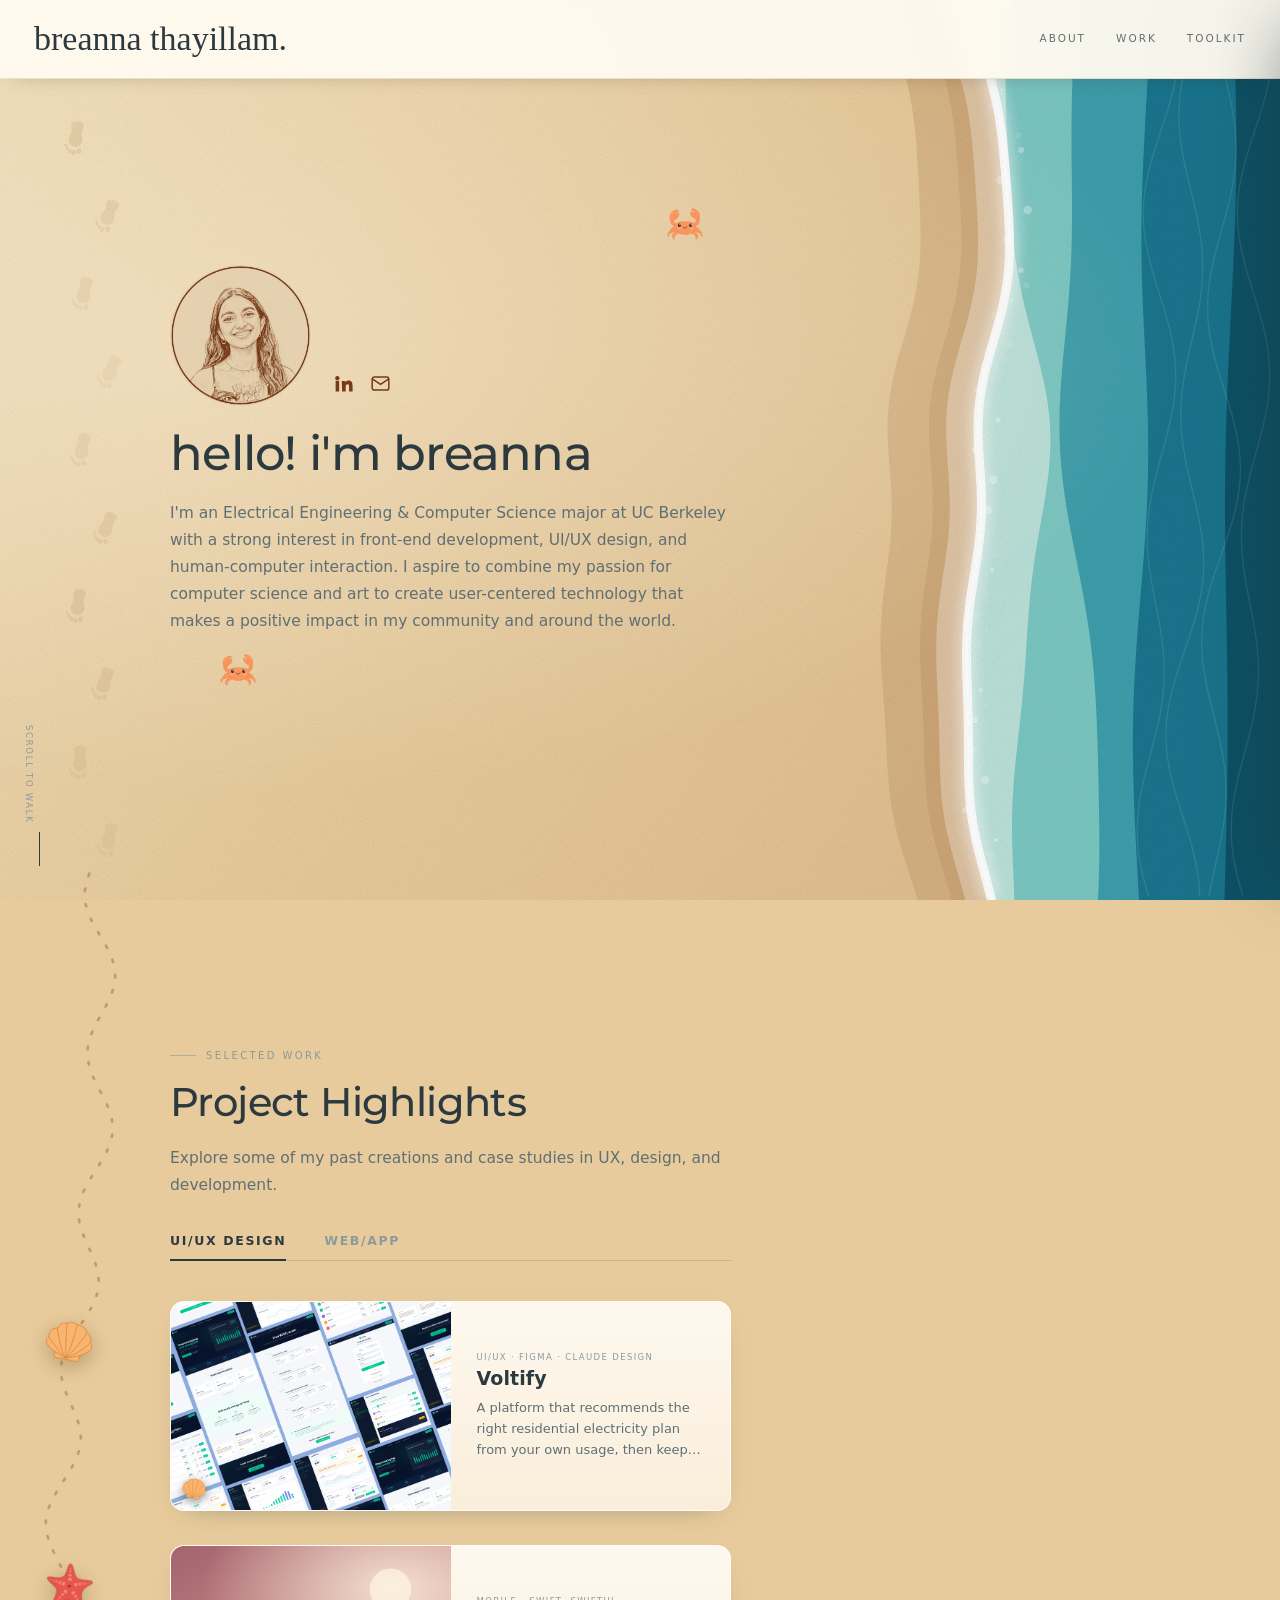
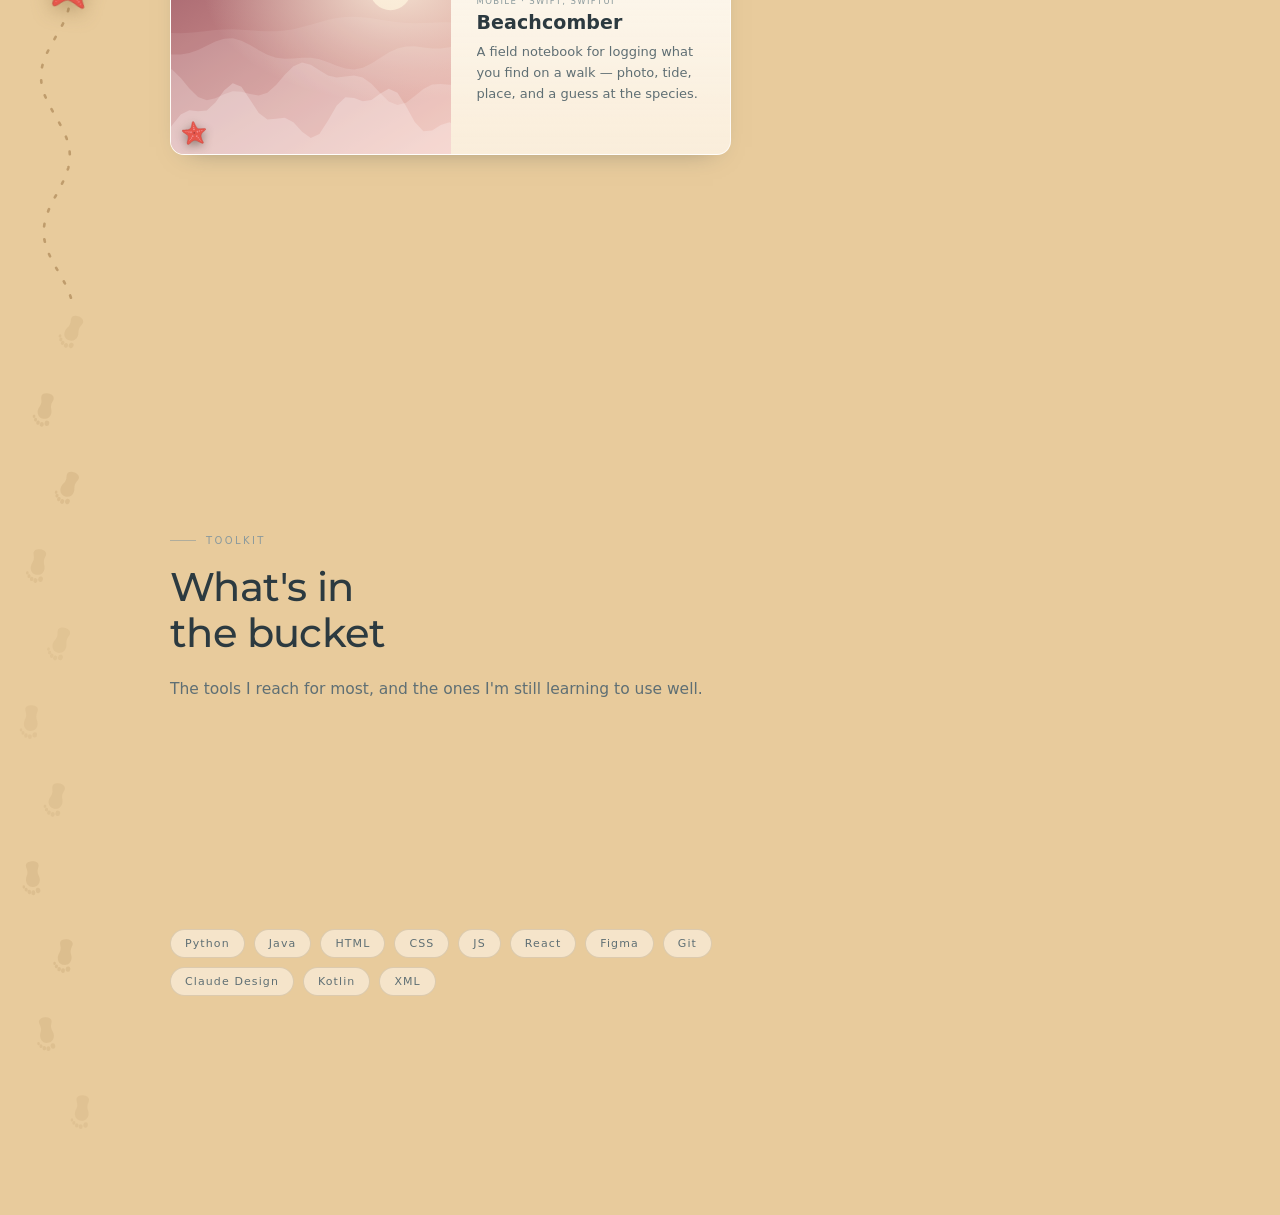
<file: index.html>
<!doctype html>
<html lang="en">
<head>
<meta charset="utf-8">
<meta name="viewport" content="width=device-width, initial-scale=1">
<title>Breanna Thayillam CS + Design Portfolio</title>
<meta name="description" content="EECS at UC Berkeley — front-end development, UI/UX design, and human-computer interaction.">

<!-- ---------- link preview (Slack, iMessage, LinkedIn, Discord, X) ----------
     og:image must be an ABSOLUTE url — scrapers don't resolve relative paths.
     If the site's address ever changes, update the two absolute urls below. -->
<meta property="og:type" content="website">
<meta property="og:site_name" content="Breanna Thayillam">
<meta property="og:url" content="https://breannat12.github.io/github.io/">
<meta property="og:title" content="Breanna Thayillam — CS + Design Portfolio">
<meta property="og:description" content="EECS at UC Berkeley — front-end development, UI/UX design, and human-computer interaction.">
<meta property="og:image" content="https://breannat12.github.io/github.io/pictures/portfolioThumbnail.png">
<meta property="og:image:width" content="1200">
<meta property="og:image:height" content="630">
<meta property="og:image:alt" content="Footprints along a sandy shoreline meeting the sea, with the name Breanna Thayillam">

<meta name="twitter:card" content="summary_large_image">
<meta name="twitter:title" content="Breanna Thayillam — CS + Design Portfolio">
<meta name="twitter:description" content="EECS at UC Berkeley — front-end development, UI/UX design, and human-computer interaction.">
<meta name="twitter:image" content="https://breannat12.github.io/github.io/pictures/portfolioThumbnail.png">

<link rel="preconnect" href="https://fonts.googleapis.com">
<link rel="preconnect" href="https://fonts.gstatic.com" crossorigin>
<link href="https://fonts.googleapis.com/css2?family=Montserrat:wght@300;400;500;600&display=swap" rel="stylesheet">
<style>
/* ============================================================
   SHORELINE — an interactive portfolio
   Sand on the left, sea on the right, the tide line running
   vertically down the screen. Scroll to walk the beach.
   ============================================================ */

:root{
  --shore: 52%;               /* horizontal position of the tide line */
  --trail: 170px;             /* footprint / shell gutter */
  --dry: 74vw;                /* rightmost x still on dry sand — JS measures it */
  /* ---- COLUMN WIDTH — every block of text on the page runs to exactly this,
     the same measure as the rule under the Work tabs. One number, one edge. */
  --col: min(620px, var(--dry) - var(--trail));

  --ink:        #2c3a40;
  --ink-soft:   #5f6f74;
  --ink-faint:  #8b9a9d;
  --sand-warm:  #e8cb9c;
  --shell:      #fdf6e9;
  --foam:       #ffffff;
  --deep:       #0e5468;

  /* --script is the display face for every heading; --logo is the handwriting,
     now kept for the wordmark in the header and nothing else */
  --script: 'Montserrat',var(--sans);
  --logo: 'Snell Roundhand','Brush Script MT','Segoe Script','Bradley Hand',cursive;
  --sans: 'Avenir Next','Avenir','Helvetica Neue',system-ui,-apple-system,sans-serif;

  --ease: cubic-bezier(.22,.8,.28,1);
}

*{box-sizing:border-box;margin:0;padding:0}
html{scroll-behavior:smooth}
body{
  font-family:var(--sans);
  color:var(--ink);
  background:#e8cb9c;
  overflow-x:hidden;
  cursor:default;
  -webkit-font-smoothing:antialiased;
}

/* ---------- fixed beach ---------- */
#sea{position:fixed;inset:0;width:100%;height:100%;z-index:0;display:block}

#grain{
  position:fixed;inset:0;z-index:1;pointer-events:none;
  opacity:.5;mix-blend-mode:multiply;
  background-image:url("data:image/svg+xml,%3Csvg xmlns='http://www.w3.org/2000/svg' width='220' height='220'%3E%3Cfilter id='n'%3E%3CfeTurbulence type='fractalNoise' baseFrequency='0.85' numOctaves='4' stitchTiles='stitch'/%3E%3CfeColorMatrix type='saturate' values='0'/%3E%3C/filter%3E%3Crect width='220' height='220' filter='url(%23n)' opacity='.42'/%3E%3C/svg%3E");
}

/* vignette so text always sits on calm sand */
#vign{
  position:fixed;inset:0;z-index:1;pointer-events:none;
  background:radial-gradient(120% 80% at 18% 40%, rgba(255,246,228,.34), rgba(255,246,228,0) 62%);
}

/* ---------- footprints trailing the cursor ---------- */
#prints{position:fixed;inset:0;z-index:2;pointer-events:none;overflow:hidden}
.print{
  position:absolute;width:26px;height:40px;margin:-20px 0 0 -13px;
  opacity:0;transform-origin:50% 50%;
  animation:press .5s var(--ease) forwards, lift 7s linear forwards;
}
.print svg{width:100%;height:100%;display:block}
@keyframes press{ from{opacity:0;transform:var(--t) scale(.72)} to{opacity:.42;transform:var(--t) scale(1)} }
@keyframes lift{ 0%,42%{filter:none} 100%{opacity:0} }
/* a print the swash reaches dissolves instead of fading */
.print.wash{animation:washaway .9s var(--ease) forwards}
@keyframes washaway{
  from{opacity:.42;transform:var(--t) scale(1);filter:blur(0)}
  to{opacity:0;transform:var(--t) scale(1.3);filter:blur(2px)}
}

/* ---------- header ---------- */
/* a solid off-white bar, so the beach scrolls under it rather than through it */
header{
  position:fixed;top:0;left:0;right:0;z-index:22;
  display:flex;align-items:center;justify-content:space-between;
  padding:22px 34px;
  background:rgba(255,250,240,.96);
  backdrop-filter:blur(10px);-webkit-backdrop-filter:blur(10px);
  border-bottom:1px solid rgba(120,95,60,.16);
  box-shadow:0 6px 20px -14px rgba(60,45,25,.5);
}
.logo{font-family:var(--logo);font-size:34px;line-height:1;color:var(--ink);text-decoration:none}
.topnav{display:flex;gap:30px}
.topnav a{
  font-size:10.5px;letter-spacing:.19em;text-transform:uppercase;
  color:var(--ink);text-decoration:none;opacity:.72;position:relative;padding-bottom:3px;
}
.topnav a::after{content:"";position:absolute;left:0;right:100%;bottom:0;height:1px;background:currentColor;transition:right .4s var(--ease)}
.topnav a:hover{opacity:1}
.topnav a:hover::after{right:0}

/* ---------- layout ---------- */
main{position:relative;z-index:10}
#trail{position:absolute;inset:0;pointer-events:none;z-index:-1}
#trail .step{position:absolute;width:24px;height:37px;opacity:.3;margin:-18px 0 0 -12px}
#trail .step svg{width:100%;height:100%;display:block}

section{
  min-height:100vh;
  display:grid;
  grid-template-columns:var(--trail) minmax(0,1fr);
  align-items:center;
  padding:120px 0;
}
/* nothing reaches past the dry sand */
.body{max-width:var(--col)}

.eyebrow{
  font-size:10px;letter-spacing:.24em;text-transform:uppercase;color:var(--ink-faint);
  display:flex;align-items:center;gap:10px;margin-bottom:18px;
}
.eyebrow::before{content:"";width:26px;height:1px;background:currentColor;opacity:.6}
/* Montserrat is far wider than the script it replaced, so the display sizes
   come down and the tracking tightens to keep the old rhythm */
h1{font-family:var(--script);font-weight:500;font-size:clamp(34px,4.4vw,54px);line-height:1.08;letter-spacing:-.015em}

/* hero: portrait on top, name beneath it, social links tucked in
   beside the portrait and sitting on its baseline */
.hero-top{display:flex;align-items:flex-end;gap:22px}
.pfp{
  flex:none;width:clamp(96px,11vw,150px);height:clamp(96px,11vw,150px);
  border-radius:50%;object-fit:cover;display:block;
}
.hero-name{margin-top:22px;font-size:clamp(32px,3.9vw,48px)}

/* ---- CRABS — one above the intro, one below ----
   Each sits in a strip the width of the text column and walks it left to right
   as you scroll past; the transform itself is written by walkCrabs(). */
.crabline{position:relative;height:44px;margin:16px 0;pointer-events:none;overflow:hidden}
.crab{position:absolute;left:0;top:0;width:38px;height:38px;display:block;z-index:1;
  opacity:.92}
.crab svg{width:100%;height:100%;display:block}
/* the scuffs it leaves in the sand behind it */
.crabtrack{
  position:absolute;width:6px;height:4px;border-radius:50%;
  background:rgba(150,112,66,.5);
  animation:crabfade 2.5s linear forwards;
}
@keyframes crabfade{from{opacity:.55;transform:scale(1)} to{opacity:0;transform:scale(.7)}}

/* ---- SOCIAL ICONS — size, spacing and drop live here ---- */
.social{display:flex;align-items:center;gap:16px;padding-bottom:12px}
.social a{
  display:block;width:21px;height:21px;color: #763a19;
  transition:color .35s var(--ease),transform .35s var(--ease);
}
.social a:hover{color: #763a19;transform:translateY(-3px)}
.social svg{width:100%;height:100%;display:block;fill:currentColor}
/* the envelope is drawn with lines, not a solid shape */
.social svg.stroke{fill:none;stroke:currentColor;stroke-width:1.7;stroke-linecap:round;stroke-linejoin:round}

h2{font-family:var(--script);font-weight:500;font-size:clamp(28px,3.2vw,40px);line-height:1.15;letter-spacing:-.015em}
/* no cap of its own — every lede runs the full --col measure */
.lede{margin-top:20px;font-size:15.5px;line-height:1.75;color:var(--ink-soft)}

.cta{
  display:inline-flex;align-items:center;gap:12px;margin-top:30px;
  font-size:10.5px;letter-spacing:.2em;text-transform:uppercase;
  color:var(--ink);text-decoration:none;background:none;border:0;font-family:inherit;cursor:pointer;
}
.cta .arrow{display:block;width:30px;height:1px;background:currentColor;position:relative;transition:width .4s var(--ease)}
.cta .arrow::after{content:"";position:absolute;right:0;top:-3px;width:7px;height:7px;border-top:1px solid currentColor;border-right:1px solid currentColor;transform:rotate(45deg)}
.cta:hover .arrow{width:48px}

/* reveal */
.rev{opacity:0;transform:translateY(22px);transition:opacity .9s var(--ease),transform .9s var(--ease)}
.rev.in{opacity:1;transform:none}
.rev:nth-child(2){transition-delay:.06s}
.rev:nth-child(3){transition-delay:.12s}
.rev:nth-child(4){transition-delay:.18s}

/* ---------- work: a beachcomb down the shoreline ---------- */
/* The cards line up with every other section's text and stop at the dry sand.
   The shells don't live here at all — they are placed out on the footprint
   line by JS, so the marker column is a zero-width anchor. */
#work{display:block;padding:150px 0 160px var(--trail)}

.work-head{width:var(--col);margin:0 0 34px}
.beachcomb{position:relative;width:var(--col)}

/* ---- CATEGORY TABS — one row, the active one underlined ---- */
.tabs{
  display:flex;gap:38px;margin:0 0 40px;
  width:var(--col);
  border-bottom:1px solid rgba(120,95,60,.22);
}
.tab{
  position:relative;padding:0 0 12px;
  background:none;border:0;cursor:pointer;font-family:inherit;
  font-size:12.5px;font-weight:600;letter-spacing:.13em;text-transform:uppercase;
  color:var(--ink-faint);transition:color .4s var(--ease);
}
.tab:hover{color:var(--ink-soft)}
.tab.on{color:var(--ink)}
/* the underline grows in from the left rather than snapping */
.tab::after{
  content:"";position:absolute;left:0;right:100%;bottom:-1px;height:2px;
  background:var(--ink);transition:right .45s var(--ease);
}
.tab.on::after{right:0}
.tab:focus-visible{outline:2px solid var(--ink);outline-offset:5px}

/* cards fade in one after another when you switch tabs */
@keyframes swapin{from{opacity:0;transform:translateY(14px)} to{opacity:1;transform:none}}
.find.swap{animation:swapin .5s var(--ease) both}

/* one row per project: the card, with its shell anchored out to the left */
.find{
  display:grid;grid-template-columns:0 minmax(0,1fr);
  gap:0;align-items:start;margin-bottom:34px;
}
.find:last-child{margin-bottom:0}
/* a row fades in but never slides — the trail is drawn from measured shell
   positions, and a translate would leave the path pointing at where they were */
.find.rev{transform:none}
.marker{position:relative;min-height:90px}

.shellbtn{
  position:absolute;top:18px;width:46px;height:46px;
  background:none;border:0;padding:0;cursor:pointer;
  transition:transform .5s var(--ease),filter .5s var(--ease);
}
.shellbtn svg{width:100%;height:100%;display:block;filter:drop-shadow(0 6px 10px rgba(120,90,50,.42))}
.shellbtn:focus-visible{outline:2px solid var(--ink);outline-offset:6px;border-radius:50%}

/* The string the shells are threaded on: one continuous wave, carrying on from
   where the footprints leave off. Two copies of the same path — hovering a find
   reveals the darker one through a clip window, so a stretch of the line changes
   colour and nothing else. The geometry never moves under the cursor. */
#combtrail{position:absolute;inset:0;width:100%;height:100%;pointer-events:none;overflow:visible;z-index:-1}
#combtrail path{
  fill:none;stroke-width:2.6;
  stroke-linecap:round;stroke-linejoin:round;stroke-dasharray:2.5 13;
}
#combtrail .strand{stroke:rgba(150,110,60,.5)}
#combtrail .lit{stroke:rgba(105,71,30,.92);opacity:0;transition:opacity .45s var(--ease)}
#combtrail.on .lit{opacity:1}
#combcliprect{transition:y .5s var(--ease),height .5s var(--ease)}

/* ---------- project card ---------- */
/* the card runs the full width of the comb — the same measure as the rule
   under the tabs — with the artwork holding the left half */
/* ---- CARD HEIGHT — every card sits at --rest until hovered, then grows to
   --open, which JS measures from that card's own content ---- */
.pcard{
  --rest:210px;
  display:flex;flex-direction:row;width:100%;
  height:var(--rest);
  border-radius:14px;overflow:hidden;cursor:pointer;
  /* the card is an <a> when the project has a page of its own */
  color:inherit;text-decoration:none;-webkit-tap-highlight-color:transparent;
  background:linear-gradient(180deg, rgba(255,253,248,.9), rgba(255,247,236,.78));
  border:1px solid rgba(255,255,255,.7);
  box-shadow:0 10px 26px -18px rgba(40,60,65,.55);
  transition:height .55s var(--ease),box-shadow .5s var(--ease),transform .5s var(--ease),border-color .5s var(--ease);
}
.pcard:hover,.pcard:focus-visible{
  transform:translateY(-6px);
  border-color:rgba(255,255,255,.95);
  box-shadow:0 28px 54px -26px rgba(28,54,60,.7);
  outline:none;
}
.pcard:focus-visible{box-shadow:0 0 0 2px var(--ink),0 28px 54px -26px rgba(28,54,60,.7)}

/* ---- CARD SPLIT — 50% art / 50% text; change the flex-basis to reweight ---- */
.thumb{position:relative;flex:0 0 50%;align-self:stretch;min-height:196px;overflow:hidden}
.thumb svg{width:100%;height:100%;display:block}
/* a real title image: cover by default, or matted on a plate when it's a logo */
.thumbimg{width:100%;height:100%;display:block;object-fit:cover}
.thumb.plate{background:var(--plate,#eef2fb)}
.thumbimg.fit{object-fit:contain;padding:26px}
.thumb .badge{
  position:absolute;left:11px;bottom:9px;width:24px;height:24px;
  filter:drop-shadow(0 3px 5px rgba(40,30,15,.45));
  transition:transform .5s var(--ease);
}

.cbody{flex:1 1 50%;min-width:0;padding:22px 26px;display:flex;flex-direction:column;justify-content:center}
.cbody .meta{font-size:8.5px;letter-spacing:.16em;text-transform:uppercase;color:var(--ink-faint)}
.cbody h3{margin-top:5px;font-size:19px;font-weight:600;letter-spacing:.005em}
/* clamped at rest so every card reads the same, opened up on hover */
.cbody .short{
  margin-top:8px;font-size:13px;line-height:1.65;color:var(--ink-soft);
  display:-webkit-box;-webkit-box-orient:vertical;-webkit-line-clamp:3;line-clamp:3;overflow:hidden;
}

/* the hackathon a project was built for, if it was — sat in the bottom right
   corner of the card, out of the way of the blurb above it */
.cbody .award{
  margin-top:auto;padding-top:12px;text-align:right;
  font-size:9px;letter-spacing:.14em;text-transform:uppercase;color:#8a4a20;
}

/* the detail drawer inside each card — 0fr → 1fr animates height with no magic numbers */
.more{display:grid;grid-template-rows:0fr;opacity:0;
  transition:grid-template-rows .55s var(--ease),opacity .4s var(--ease),margin-top .55s var(--ease)}
.more > div{overflow:hidden}
.more ul{list-style:none}
.more li{position:relative;padding-left:14px;font-size:11.5px;line-height:1.5;color:var(--ink-soft);margin-bottom:5px}
.more li::before{content:"";position:absolute;left:0;top:6px;width:4px;height:4px;border-radius:50%;background:rgba(60,140,150,.55)}
.more .open{margin-top:10px;font-size:8.5px;letter-spacing:.16em;text-transform:uppercase;color:var(--ink);display:flex;align-items:center;gap:8px}
.more .open span{width:22px;height:1px;background:currentColor;position:relative}
.more .open span::after{content:"";position:absolute;right:0;top:-3px;width:6px;height:6px;border-top:1px solid currentColor;border-right:1px solid currentColor;transform:rotate(45deg)}
/* a project that opens in the drawer says so with a chevron, not a drawn arrow */
.more .open i{font-style:normal;font-size:13px;line-height:1;letter-spacing:0}

/* ---------- shell and card, hovered as one ---------- */
/* Either half of a find wakes the other: the shell is inside .find, so one
   :has() covers hovering the card, hovering the shell, and tabbing to either. */
.find:has(.pcard:hover) .more,
.find:has(.shellbtn:hover) .more,
.find:has(:focus-visible) .more{grid-template-rows:1fr;opacity:1;margin-top:14px}

/* the card itself grows from the shared rest height to its own full height */
.find:has(.pcard:hover) .pcard,
.find:has(.shellbtn:hover) .pcard,
.find:has(:focus-visible) .pcard{height:var(--open,auto)}
/* and the blurb stops being clamped once there's room for all of it */
.find:has(.pcard:hover) .short,
.find:has(.shellbtn:hover) .short,
.find:has(:focus-visible) .short{-webkit-line-clamp:40;line-clamp:40}

/* measured off-screen state: everything open, nothing animating */
/* !important because the :has() hover rules out-specify a plain class */
.pcard.measure{height:auto!important;max-height:none!important;transition:none!important}
.pcard.measure .more{grid-template-rows:1fr;opacity:1;margin-top:14px}
.pcard.measure .short{-webkit-line-clamp:40;line-clamp:40}

.find:has(.pcard:hover) .shellbtn,
.find:has(.shellbtn:hover) .shellbtn,
.find:has(:focus-visible) .shellbtn{transform:rotate(-10deg) scale(1.15)}

.find:has(.shellbtn:hover) .pcard{
  transform:translateY(-6px);
  border-color:rgba(255,255,255,.95);
  box-shadow:0 28px 54px -26px rgba(28,54,60,.7);
}
.find:has(.pcard:hover) .badge,
.find:has(.shellbtn:hover) .badge{transform:rotate(-12deg) scale(1.12)}

/* ---------- toolkit ---------- */
.tide{grid-column:2;display:flex;flex-wrap:wrap;gap:9px;margin-top:26px;max-width:var(--col)}
.tide span{
  font-size:11px;letter-spacing:.1em;padding:7px 14px;border-radius:100px;
  background:rgba(255,250,240,.55);border:1px solid rgba(120,95,60,.2);color:var(--ink-soft);
  transition:transform .4s var(--ease),background .4s var(--ease),color .4s var(--ease);
}
.tide span:hover{transform:translateY(-3px);background:rgba(255,252,246,.9);color:var(--ink)}

/* ---------- contact ---------- */
.bottle{
  display:inline-flex;align-items:center;gap:14px;margin-top:28px;
  padding:15px 24px;border-radius:100px;text-decoration:none;
  background:var(--ink);color:#fff;font-size:11px;letter-spacing:.19em;text-transform:uppercase;
  transition:transform .45s var(--ease),box-shadow .45s var(--ease);
  box-shadow:0 10px 26px -14px rgba(20,40,45,.9);
}
.bottle:hover{transform:translateY(-3px);box-shadow:0 18px 34px -16px rgba(20,40,45,.95)}
.links{display:flex;gap:26px;margin-top:34px}
.links a{font-size:10.5px;letter-spacing:.18em;text-transform:uppercase;color:var(--ink-soft);text-decoration:none;transition:color .3s}
.links a:hover{color:var(--ink)}

/* ---------- scroll hint ---------- */
.hint{
  position:fixed;left:24px;bottom:34px;z-index:20;
  text-align:center;transition:opacity .6s;
}
.hint .txt{font-size:8.5px;letter-spacing:.2em;text-transform:uppercase;color:var(--ink-faint);writing-mode:vertical-rl;margin-bottom:8px}
.hint .bar{width:1px;height:34px;background:rgba(90,110,115,.35);margin:0 auto;overflow:hidden;position:relative}
.hint .bar::after{content:"";position:absolute;inset:0;background:var(--ink);animation:drip 2.4s var(--ease) infinite}
@keyframes drip{0%{transform:translateY(-100%)}60%,100%{transform:translateY(100%)}}
.hint.gone{opacity:0;pointer-events:none}

/* ---------- project drawer ---------- */
#scrim{
  position:fixed;inset:0;z-index:40;background:rgba(22,44,50,.42);backdrop-filter:blur(3px);
  opacity:0;pointer-events:none;transition:opacity .5s var(--ease);
}
#scrim.open{opacity:1;pointer-events:auto}
#drawer{
  position:fixed;top:0;right:0;bottom:0;width:min(520px,92vw);z-index:41;
  background:linear-gradient(180deg,#fffaf0,#f7ecd8);
  box-shadow:-30px 0 70px -30px rgba(30,50,55,.6);
  transform:translateX(102%);transition:transform .62s var(--ease);
  padding:80px 52px;overflow-y:auto;
}
#drawer.open{transform:none}
#drawer .eyebrow{margin-bottom:14px}
#drawer .eyebrow::before{display:none}   /* no leading dash in front of the tags */
#drawer h2{margin-bottom:18px}
/* the hackathon it was built for, directly under the title */
#drawer .award{
  margin:-10px 0 18px;font-size:10.5px;letter-spacing:.16em;text-transform:uppercase;
  color:#8a4a20;line-height:1.5;
}
#drawer p{font-size:15px;line-height:1.8;color:var(--ink-soft);margin-bottom:18px}
#drawer ul{list-style:none;margin:22px 0}
#drawer li{font-size:14px;line-height:1.7;color:var(--ink-soft);padding-left:20px;position:relative;margin-bottom:9px}
#drawer li::before{content:"";position:absolute;left:0;top:9px;width:7px;height:7px;border-radius:50%;background:rgba(60,140,150,.5)}
/* ---- DRAWER CAROUSEL — one screen in focus at a time ---- */
.gal{margin:26px 0 4px}
/* The frame takes its height from the screens themselves — nothing is cropped
   or stretched; a tall phone screen just stays tall. --shot caps how big any
   one image may get. */
.gal{--shot:min(58vh,520px)}
.gal .stage{
  position:relative;overflow:hidden;border-radius:14px;min-height:200px;
  background:linear-gradient(180deg,rgba(255,255,255,.7),rgba(247,236,216,.6));
  border:1px solid rgba(120,95,60,.18);
}
.gal .track{display:flex;align-items:center;transition:transform .55s var(--ease)}
.gal .slide{flex:0 0 100%;display:grid;place-items:center;padding:16px}
.gal .slide img{
  width:auto;height:auto;                 /* natural size… */
  max-width:100%;max-height:var(--shot);  /* …only scaled down if it won't fit */
  border-radius:6px;box-shadow:0 12px 30px -18px rgba(30,50,55,.7);
}

.gal .gnav{
  position:absolute;top:50%;transform:translateY(-50%);
  width:36px;height:36px;border-radius:50%;display:grid;place-items:center;
  border:1px solid rgba(120,95,60,.28);background:rgba(255,252,246,.92);
  color:var(--ink);cursor:pointer;transition:background .3s var(--ease),transform .3s var(--ease);
}
.gal .gnav:hover{background:#fff;transform:translateY(-50%) scale(1.08)}
.gal .prev{left:10px}
.gal .next{right:10px}
.gal .gnav svg{width:14px;height:14px;stroke:currentColor;stroke-width:1.8;fill:none;stroke-linecap:round;stroke-linejoin:round}

.gal .dots{display:flex;justify-content:center;gap:9px;margin-top:14px}
.gal .dot{
  width:7px;height:7px;padding:0;border-radius:50%;cursor:pointer;
  border:0;background:rgba(60,140,150,.32);transition:background .3s var(--ease),transform .3s var(--ease);
}
.gal .dot.on{background:var(--ink);transform:scale(1.25)}
/* #drawer p is an id rule, so the counter has to out-specify it */
#drawer .gal .count{margin:10px 0 0;text-align:center;font-size:9.5px;line-height:1;letter-spacing:.18em;text-transform:uppercase;color:var(--ink-faint)}

#close{
  position:absolute;top:26px;right:30px;width:40px;height:40px;border-radius:50%;
  border:1px solid rgba(120,95,60,.28);background:rgba(255,255,255,.5);cursor:pointer;
  display:grid;place-items:center;color:var(--ink);transition:transform .4s var(--ease),background .4s}
#close:hover{transform:rotate(90deg);background:#fff}
#close svg{width:15px;height:15px;stroke:currentColor;stroke-width:1.5;fill:none;stroke-linecap:round}

/* ---------- responsive ---------- */
@media (max-width:1080px){
  :root{--trail:160px}
  #work{padding:130px 0 140px var(--trail)}
  .shellbtn{width:40px;height:40px}
}
@media (max-width:820px){
  :root{--trail:0px}
  header{padding:20px 22px}
  .topnav{display:none}
  .hint{left:20px}
  section{grid-template-columns:1fr;padding:110px 22px 90px;align-content:center}
  .work-head,.tide{grid-column:1}
  .work-head,.beachcomb,.tabs,.body,.tide{width:auto;max-width:none}
  .tabs{gap:26px;font-size:11.5px}
  #work{padding:110px 16px 90px}
  /* no room for a gutter: the shell survives as the badge on the card */
  .find{grid-template-columns:1fr;margin-bottom:34px}
  .marker,#combtrail{display:none}
  /* too narrow to sit side by side — the art goes back on top, and with no
     hover to open a card the height and the blurb are left alone */
  .pcard,
  .find:has(.pcard:hover) .pcard,
  .find:has(.shellbtn:hover) .pcard,
  .find:has(:focus-visible) .pcard{flex-direction:column;height:auto}
  .cbody .short{display:block;-webkit-line-clamp:none;line-clamp:none}
  .thumb{height:170px;flex:0 0 170px;min-height:0}
  .hero-top{gap:16px}
  .pfp{width:84px;height:84px}
  #trail{display:none}
  #drawer{padding:74px 30px}
}

@media (prefers-reduced-motion:reduce){
  html{scroll-behavior:auto}
  .rev{opacity:1;transform:none;transition:none}
  .more,.pcard,.shellbtn,#combtrail path,#combcliprect{transition:none}
  .find.swap{animation:none}
  .hint .bar::after{animation:none}
  .print{animation:press .3s forwards, lift 3s linear forwards}
}
</style>
</head>
<body>

<!-- the shell artwork, defined once and referenced by every instance -->
<svg id="shellart" aria-hidden="true" width="0" height="0" style="position:absolute;overflow:hidden">
  <symbol id="sh-scallop" viewBox="0 0 829 721" fill="none">
<path d="M167.94 537.506C43.0324 447.823 -52.9521 338.791 52.4394 269.831C50.817 210.613 79.2091 96.0715 205.757 111.647C228.47 66.219 295.313 -13.9281 380.976 28.9033C413.424 7.0011 492.922 -14.9004 561.063 53.2406C613.791 55.6737 722.655 86.8229 736.283 191.955C775.221 221.159 841.415 298.061 794.689 372.042C843.496 428.007 851.27 537.638 595.134 606.959C597.567 619.127 590.267 707.881 565.93 712.748C541.594 717.616 371.242 671.377 349.339 666.51C326.802 661.501 196.022 649.474 159.518 632.439C131.028 619.144 150.406 570.026 167.94 537.506Z" fill="#FAB46D"/>
<path d="M794.69 372.042C855.53 441.806 852.609 594.961 354.207 649.474C187.91 565.92 -105.258 373.016 52.4394 269.831M354.207 649.474C288.012 606.641 125.448 378.532 52.4394 269.831M354.207 649.474C272.437 526.819 221.169 239.816 205.757 111.647M354.207 649.474C354.207 347.706 372.053 110.023 380.976 28.9033M354.207 649.474C455.445 462.572 534.294 174.109 561.063 53.2406M354.207 649.474C570.311 454.784 698.968 263.341 736.283 191.955M354.207 649.474C628.717 540.447 762.241 419.092 794.69 372.042M52.4394 269.831C50.817 210.613 79.2091 96.0715 205.757 111.647M205.757 111.647C228.47 66.219 295.313 -13.9281 380.976 28.9033M380.976 28.9033C413.424 7.0011 492.922 -14.9004 561.063 53.2406M561.063 53.2406C613.791 55.6737 722.655 86.8229 736.283 191.955M736.283 191.955C775.221 221.159 841.415 298.061 794.69 372.042M169.253 535.095C151.406 567.543 130.315 618.811 159.518 632.439C196.022 649.474 326.802 661.501 349.339 666.51C371.242 671.377 541.594 717.616 565.93 712.748C590.267 707.881 597.567 619.127 595.134 606.959" stroke="#D48B41" stroke-width="14.6016"/>
  </symbol>
  <symbol id="sh-star" viewBox="0 0 811 791" fill="none">
<path d="M195.245 480.416C134.966 406.072 -1.6663 365.885 6.37091 311.635C22.4453 265.42 243.469 337.756 301.738 221.216C343.981 136.73 323.841 0.192712 376.083 6.22062C428.325 12.2485 460.473 229.253 552.901 249.346C685.515 265.42 783.971 225.234 802.055 261.401C826.167 309.625 621.218 369.905 645.329 516.584C669.441 663.263 751.822 711.485 715.655 741.625C679.487 771.764 534.818 653.216 440.38 641.161C345.943 629.105 251.506 813.96 189.218 779.802C126.929 745.643 255.524 554.761 195.245 480.416Z" fill="#E6564B" stroke="#BC4239" stroke-width="12.0558"/>
<ellipse cx="381.771" cy="90.4186" rx="14.0651" ry="12.0558" fill="#F28B8C"/>
<ellipse cx="373.734" cy="38.1766" rx="10.0465" ry="8.03721" fill="#F28B8C"/>
<ellipse cx="387.799" cy="138.642" rx="20.093" ry="16.0744" fill="#F28B8C"/>
<ellipse cx="393.827" cy="204.949" rx="26.1209" ry="22.1023" fill="#F28B8C"/>
<ellipse cx="413.919" cy="393.823" rx="26.1209" ry="22.1023" fill="#8F3439"/>
<ellipse cx="403.873" cy="275.274" rx="32.1488" ry="28.1302" fill="#F28B8C"/>
<ellipse cx="700.351" cy="302.186" rx="14.0651" ry="12.0558" transform="rotate(81.3825 700.351 302.186)" fill="#F28B8C"/>
<ellipse cx="750.799" cy="286.412" rx="10.0465" ry="8.03721" transform="rotate(81.3825 750.799 286.412)" fill="#F28B8C"/>
<ellipse cx="653.575" cy="315.372" rx="20.093" ry="16.0744" transform="rotate(81.3825 653.575 315.372)" fill="#F28B8C"/>
<ellipse cx="588.92" cy="331.267" rx="26.1209" ry="22.1023" transform="rotate(81.3825 588.92 331.267)" fill="#F28B8C"/>
<ellipse cx="520.894" cy="351.737" rx="32.1488" ry="28.1302" transform="rotate(81.3825 520.894 351.737)" fill="#F28B8C"/>
<ellipse cx="621.945" cy="640.972" rx="14.0651" ry="12.0558" transform="rotate(145.308 621.945 640.972)" fill="#F28B8C"/>
<ellipse cx="658.288" cy="679.35" rx="10.0465" ry="8.03721" transform="rotate(145.308 658.288 679.35)" fill="#F28B8C"/>
<ellipse cx="589.542" cy="604.752" rx="20.093" ry="16.0744" transform="rotate(145.308 589.542 604.752)" fill="#F28B8C"/>
<ellipse cx="546.846" cy="553.664" rx="26.1209" ry="22.1023" transform="rotate(145.308 546.846 553.664)" fill="#F28B8C"/>
<ellipse cx="498.559" cy="501.558" rx="32.1488" ry="28.1302" transform="rotate(145.308 498.559 501.558)" fill="#F28B8C"/>
<ellipse cx="255.763" cy="657.121" rx="14.0651" ry="12.0558" transform="rotate(-139.384 255.763 657.121)" fill="#F28B8C"/>
<ellipse cx="227.857" cy="702.01" rx="10.0465" ry="8.03721" transform="rotate(-139.384 227.857 702.01)" fill="#F28B8C"/>
<ellipse cx="282.581" cy="616.593" rx="20.093" ry="16.0744" transform="rotate(-139.384 282.581 616.593)" fill="#F28B8C"/>
<ellipse cx="321.17" cy="562.334" rx="26.1209" ry="22.1023" transform="rotate(-139.384 321.17 562.334)" fill="#F28B8C"/>
<ellipse cx="359.327" cy="502.412" rx="32.1488" ry="28.1302" transform="rotate(-139.384 359.327 502.412)" fill="#F28B8C"/>
<ellipse cx="121.2" cy="341.928" rx="14.0651" ry="12.0558" transform="rotate(-74.1114 121.2 341.928)" fill="#F28B8C"/>
<ellipse cx="68.7534" cy="335.361" rx="10.0465" ry="8.03721" transform="rotate(-74.1114 68.7534 335.361)" fill="#F28B8C"/>
<ellipse cx="169.23" cy="349.336" rx="20.093" ry="16.0744" transform="rotate(-74.1114 169.23 349.336)" fill="#F28B8C"/>
<ellipse cx="234.656" cy="361.688" rx="26.1209" ry="22.1023" transform="rotate(-74.1114 234.656 361.688)" fill="#F28B8C"/>
<ellipse cx="305.045" cy="371.281" rx="32.1488" ry="28.1302" transform="rotate(-74.1114 305.045 371.281)" fill="#F28B8C"/>
  </symbol>
  <!-- the crab, from crab.svg — the white backing rect and its clip path are
       left out so it sits on the sand rather than on a card of its own -->
  <symbol id="crab" viewBox="0 0 848 858" fill="none">
<path d="M660.589 689.222C633.922 674.178 582.866 644.092 552.551 623.579C562.352 611.498 580.313 590.347 595.63 588.705C614.776 586.654 666.743 627.681 688.624 642.725C710.505 657.768 715.292 702.897 711.873 724.095C708.382 745.739 683.838 784.952 672.213 775.379C660.589 765.806 683.838 702.337 660.589 689.222Z" fill="#FE9158" stroke="#F07F44" stroke-width="8.20541" stroke-linecap="round"/>
<path d="M664.008 692.641C671.074 692.868 686.983 692.367 694.095 688.538" stroke="#F07F44" stroke-width="8.20541" stroke-linecap="round"/>
<path d="M191.829 688.612C218.497 673.569 269.553 643.482 299.867 622.969C290.066 610.889 272.105 589.737 256.789 588.096C237.643 586.044 185.675 627.071 163.794 642.115C141.913 657.158 137.126 702.288 140.545 723.485C144.036 745.129 168.58 784.342 180.205 774.769C191.829 765.196 168.58 701.727 191.829 688.612Z" fill="#FE9158" stroke="#F07F44" stroke-width="8.20541" stroke-linecap="round"/>
<path d="M668.289 549.11C637.852 552.438 561.109 554.132 524.52 555.143C525.439 539.614 522.739 536.854 534.225 526.59C548.583 513.759 648.421 506.342 674.968 505.804C701.516 505.267 742.645 538.286 752.227 557.501C762.011 577.12 773.39 619.018 758.365 618.019C743.339 617.02 712.9 544.232 668.289 549.11Z" fill="#FE9158" stroke="#F07F44" stroke-width="8.20541" stroke-linecap="round"/>
<path d="M187.11 542.272C217.547 545.6 294.29 547.295 330.879 548.305C329.96 532.776 332.66 530.016 321.174 519.752C306.815 506.922 206.978 499.504 180.43 498.966C153.882 498.429 112.754 531.449 103.172 550.663C93.3872 570.282 82.0083 612.18 97.0339 611.181C112.06 610.182 142.499 537.394 187.11 542.272Z" fill="#FE9158" stroke="#F07F44" stroke-width="8.20541" stroke-linecap="round"/>
<path d="M116.981 620.162C147.304 615.925 222.12 598.75 257.84 590.759C253.142 575.929 255.082 572.591 241.43 565.457C224.364 556.539 125.756 573.827 99.8863 579.816C74.0171 585.805 42.2406 627.901 37.6622 648.878C32.9872 670.298 32.229 713.707 46.5509 709.054C60.8728 704.401 72.5351 626.371 116.981 620.162Z" fill="#FE9158" stroke="#F07F44" stroke-width="8.20541" stroke-linecap="round"/>
<path d="M732.674 620.519C702.35 616.283 627.534 599.108 591.815 591.116C596.513 576.286 594.572 572.948 608.225 565.814C625.291 556.896 723.899 574.185 749.768 580.173C775.637 586.162 807.414 628.258 811.992 649.236C816.667 670.655 817.426 714.064 803.104 709.411C788.782 704.758 777.119 626.728 732.674 620.519Z" fill="#FE9158" stroke="#F07F44" stroke-width="8.20541" stroke-linecap="round"/>
<path d="M746.062 624.946C754.724 622.894 772.73 617.561 775.465 612.638" stroke="#F07F44" stroke-width="8.20541" stroke-linecap="round"/>
<path d="M185.36 475.881C150.487 463.573 84.4331 415.435 99.2028 321.346C84.3875 297.413 67.0651 235.052 116.297 177.068C177.838 104.586 266.046 118.946 274.251 124.416C280.816 128.792 271.516 137.18 266.046 140.827C244.393 157.01 201.77 197.171 204.505 228.351C217.953 218.55 249.498 194.709 268.097 177.751C277.67 168.862 285.192 184.589 284.508 191.427C283.824 198.265 298.184 291.943 173.735 337.757C171.228 361.233 171.957 411.605 194.933 425.281C220.46 409.554 298.731 377.826 407.589 376.732C543.662 375.365 633.922 406.135 647.597 415.708C661.273 400.665 686.163 359.638 676.316 315.875C625.944 302.2 531.081 251.19 554.603 156.554C560.757 142.194 615.459 201 640.759 201.684C637.113 184.133 622.297 145.477 592.211 131.254C565.954 113.749 569.874 97.5205 575.116 91.5944C579.447 86.8079 595.219 79.2863 623.665 87.4917C659.222 97.7485 785.722 151.084 746.062 300.832C754.723 343.683 750.849 437.316 666.06 469.043C664.692 529.672 621.203 653.938 458.189 665.973C254.422 681.016 193.012 553.149 185.36 475.881Z" fill="#FE9158"/>
<path d="M185.36 475.881C150.487 463.573 84.4331 415.435 99.2028 321.346M194.933 425.281C179.616 438.409 182.169 464.485 185.36 475.881C193.012 553.149 254.422 681.016 458.189 665.973C621.203 653.938 664.692 529.672 666.059 469.043C668.888 444.974 654.93 423.457 647.597 415.708M99.2028 321.346C84.3875 297.413 67.0651 235.052 116.297 177.068C177.838 104.586 266.046 118.946 274.251 124.416C280.816 128.792 271.516 137.18 266.046 140.827C244.393 157.01 201.77 197.171 204.505 228.351C217.953 218.55 249.498 194.709 268.097 177.751C277.67 168.862 285.192 184.589 284.508 191.427C283.824 198.265 298.184 291.943 173.735 337.757M99.2028 321.346C109.004 330.691 137.631 347.056 173.735 337.757M173.735 337.757C171.228 361.233 171.957 411.605 194.933 425.281M194.933 425.281C220.46 409.554 298.731 377.826 407.589 376.732C543.662 375.365 633.922 406.135 647.597 415.708M647.597 415.708C661.273 400.665 686.163 359.638 676.316 315.875M746.062 300.832C719.805 322.166 688.624 319.75 676.316 315.875C625.944 302.2 531.081 251.19 554.603 156.554C560.757 142.194 615.459 201 640.759 201.684C637.113 184.133 622.297 145.477 592.211 131.254C565.954 113.749 569.874 97.5205 575.116 91.5944C579.447 86.8079 595.219 79.2863 623.665 87.4917C659.222 97.7485 785.722 151.084 746.062 300.832ZM746.062 300.832C754.723 343.683 750.849 437.316 666.059 469.043" stroke="#F07F44" stroke-width="10.9405"/>
<ellipse cx="299.402" cy="458.941" rx="34.1892" ry="39.6595" transform="rotate(-3.84969 299.402 458.941)" fill="#272727"/>
<ellipse cx="549.667" cy="458.941" rx="34.1892" ry="39.6595" transform="rotate(2.17976 549.667 458.941)" fill="#272727"/>
<ellipse cx="310.319" cy="443.214" rx="11.7432" ry="14.1324" transform="rotate(-3.84969 310.319 443.214)" fill="#EFEFEF"/>
<ellipse cx="563.493" cy="444.565" rx="11.8087" ry="13.3742" transform="rotate(2.17976 563.493 444.565)" fill="#EFEFEF"/>
<path d="M98.5192 626.997C95.1003 623.806 88.9462 614.689 91.6814 603.749" stroke="#F07F44" stroke-width="8.20541" stroke-linecap="round"/>
<path d="M384.34 494.343C388.899 503.233 398.662 521.011 426.051 521.011C449.984 521.011 461.608 502.549 465.027 492.292" stroke="#272727" stroke-width="13.6757" stroke-linecap="round"/>
<path d="M190.83 688.538C186.271 691.045 174.145 695.649 162.111 694.008" stroke="#F07F44" stroke-width="8.20541" stroke-linecap="round"/>
<path d="M157.324 546.994C153.222 542.664 146.247 530.584 151.17 516.908" stroke="#F07F44" stroke-width="8.20541" stroke-linecap="round"/>
<path d="M681.103 549.046C686.345 543.804 696.556 530.721 695.462 520.327" stroke="#F07F44" stroke-width="8.20541" stroke-linecap="round"/>
<ellipse cx="290.662" cy="526.481" rx="41.7108" ry="21.8811" fill="white" fill-opacity="0.2"/>
<ellipse cx="274.935" cy="584.603" rx="10.9405" ry="7.52162" fill="#F07F44" fill-opacity="0.5"/>
<ellipse cx="303.654" cy="607.168" rx="28.7189" ry="15.0432" fill="#F07F44" fill-opacity="0.5"/>
<ellipse cx="569.646" cy="527.849" rx="41.7108" ry="21.8811" fill="white" fill-opacity="0.2"/>
<path d="M204.506 222.881C207.241 245.674 207.378 294.131 186.043 305.619" stroke="#F07F44" stroke-width="10.9405" stroke-linecap="round"/>
<path d="M640.076 198.027C643.111 216.24 652.852 255.835 667.535 268.518" stroke="#F07F44" stroke-width="10.9405" stroke-linecap="round"/>
<path d="M624.349 101.851C658.538 113.02 728.831 152.862 736.489 222.881C734.21 202.595 708.591 149.99 624.349 101.851Z" fill="white" fill-opacity="0.2"/>
<path d="M97.4006 256.303C105.357 206.47 140.388 148.272 209.631 135.357C189.575 139.159 137.494 168.862 97.4006 256.303Z" fill="white" fill-opacity="0.2"/>
  </symbol>
  <symbol id="sh-spiral" viewBox="0 0 848 813" fill="none">
<path d="M816.161 691.228C663.125 758.471 469.426 651.594 391.706 589.75C-75.3188 760.101 -118.625 47.2601 396.842 62.8651C809.216 75.3491 848.211 486.975 816.161 691.228Z" fill="#FAB1B1" stroke="#F28B8C" stroke-width="12.889"/>
<path d="M392.366 593.996C428.276 540.594 483.82 404.577 418.718 287.73C353.617 170.883 234.397 178.709 171.374 234.836C106.131 292.938 82.7482 392.076 160.42 458.276C243.141 514.996 298.871 425.906 292.279 383.451C288.653 360.101 263.759 311.793 208.569 320.364C153.378 328.935 166.507 383.742 178.785 394.554C191.377 405.642 221.095 401.028 217.798 379.801C215.161 362.819 203.181 360.332 197.52 361.211" stroke="#F28B8C" stroke-width="12.889"/>
  </symbol>
</svg>

<canvas id="sea" aria-hidden="true"></canvas>
<div id="grain" aria-hidden="true"></div>
<div id="vign" aria-hidden="true"></div>
<div id="prints" aria-hidden="true"></div>

<header>
  <a class="logo" href="#home">breanna thayillam.</a>
  <nav class="topnav">
    <a href="#home">About</a>
    <a href="#work">Work</a>
    <a href="#toolkit">Toolkit</a>
  </nav>
</header>

<div class="hint" id="hint">
  <div class="txt">Scroll to walk</div>
  <div class="bar"></div>
</div>

<main>
  <div id="trail" aria-hidden="true"></div>

  <section id="home">
    <div></div>
    <div class="body">
      <div class="crabline"><span class="crab"><svg viewBox="0 0 848 858" aria-hidden="true"><use href="#crab"/></svg></span></div>
      <div class="hero-top rev">
        <img class="pfp" src="portfolio pfp.png" alt="Breanna Thayillam" width="150" height="150">
        <div class="social">
          <a href="https://www.linkedin.com/in/breannathayillam/" target="_blank" rel="noopener" aria-label="LinkedIn">
            <svg viewBox="0 0 24 24" aria-hidden="true" fill="#763a19">
              <path d="M4.98 3.5a2.5 2.5 0 1 1 0 5 2.5 2.5 0 0 1 0-5zM3 9h4v12H3zM10 9h3.8v1.7h.05a4.2 4.2 0 0 1 3.76-2c4 0 4.75 2.6 4.75 6V21h-4v-5.3c0-1.27-.02-2.9-1.8-2.9-1.8 0-2.07 1.38-2.07 2.8V21h-4z"/>
            </svg>
          </a>
          <a href="mailto:breanna.thayillam@gmail.com" aria-label="Email breanna.thayillam@gmail.com">
            <svg viewBox="0 0 24 24" aria-hidden="true" fill="#763a19" class="stroke">
              <rect x="2.5" y="4.5" width="19" height="15" rx="2.5"/>
              <path d="M3 7l9 6 9-6"/>
            </svg>
          </a>
        </div>
      </div>
      <h1 class="hero-name rev">hello! i'm breanna</h1>
      <p class="lede rev">I'm an Electrical Engineering & Computer Science major at UC Berkeley with a strong interest in front-end development, UI/UX design, and human-computer interaction. I aspire to combine my passion for computer science and art to create user-centered technology that makes a positive impact in my community and around the world.</p>
      <div class="crabline"><span class="crab"><svg viewBox="0 0 848 858" aria-hidden="true"><use href="#crab"/></svg></span></div>
    </div>
  </section>

  <section id="work">
    <div class="work-head rev">
      <p class="eyebrow">Selected Work</p>
      <h2>Project Highlights</h2>
      <p class="lede">Explore some of my past creations and case studies in UX, design, and development.</p>
    </div>
    <div class="tabs rev" id="worktabs" role="tablist" aria-label="Project categories">
      <button class="tab on" role="tab" aria-selected="true"  data-cat="design">UI/UX Design</button>
      <button class="tab"    role="tab" aria-selected="false" data-cat="web">Web/App</button>
    </div>
    <div class="beachcomb" id="beachcomb">
      <svg id="combtrail" aria-hidden="true"></svg>
    </div>
  </section>

  <section id="toolkit">
    <div></div>
    <div class="body">
      <p class="eyebrow rev">Toolkit</p>
      <h2 class="rev">What's in<br>the bucket</h2>
      <p class="lede rev">The tools I reach for most, and the ones I'm still learning to use well.</p>
    </div>
    <div class="tide rev" id="tide"></div>
  </section>
</main>

<div id="scrim"></div>
<aside id="drawer" role="dialog" aria-modal="true" aria-labelledby="dtitle" aria-hidden="true">
  <button id="close" aria-label="Close"><svg viewBox="0 0 24 24"><path d="M6 6l12 12M18 6L6 18"/></svg></button>
  <div id="dbody"></div>
</aside>

<!-- reusable footprint shape -->
<template id="foot">
  <svg viewBox="0 0 30 46" aria-hidden="true">
    <g fill="#a8825282">
      <path d="M15.2 12.5c5.4 0 8.6 4 8.6 9.1 0 3.7-2.3 6-2.3 9.4 0 3.9 1.6 5.6 1.6 8.3 0 3.4-3.4 5.4-7.9 5.4s-7.9-2-7.9-5.4c0-2.7 1.6-4.4 1.6-8.3 0-3.4-2.3-5.7-2.3-9.4 0-5.1 3.2-9.1 8.6-9.1z"/>
      <ellipse cx="9.4" cy="7.8" rx="2.9" ry="3.4"/>
      <ellipse cx="15.4" cy="5.2" rx="2.5" ry="3"/>
      <ellipse cx="20.4" cy="6.4" rx="2.2" ry="2.7"/>
      <ellipse cx="24.2" cy="9.4" rx="1.9" ry="2.3"/>
      <ellipse cx="26.9" cy="13" rx="1.6" ry="2"/>
    </g>
  </svg>
</template>

<script>
(() => {
'use strict';
const reduce = matchMedia('(prefers-reduced-motion: reduce)').matches;

/* =========================================================
   1. THE SEA — layered vertical waves on canvas
   ========================================================= */
const cv  = document.getElementById('sea');
const ctx = cv.getContext('2d');
let W = 0, H = 0, shoreX = 0, waterW = 0;

/* Water bands, shallow → deep. `f` is how far right of the shoreline the
   band starts, as a fraction of the water's width, so the sea keeps its
   proportions at any viewport. `sp` is drift speed in radians/second —
   deliberately slow: a full excursion takes 20–50 seconds. */
const BANDS = [
  { f:.03, af:.085, k:.0094, sp:.30, ph:4.7, col:'#b9e0d8' },
  { f:.15, af:.080, k:.0077, sp:.24, ph:3.4, col:'#7ac6c1' },
  { f:.33, af:.075, k:.0061, sp:.19, ph:2.2, col:'#3d9dab' },
  { f:.56, af:.070, k:.0046, sp:.15, ph:1.1, col:'#19758d' },
  { f:.82, af:.055, k:.0036, sp:.11, ph:0.0, col:'#0d5266' }
];

let clock = 0, scrollPhase = 0, surge = 0, surgeTarget = 0, tide = 0;

/* the sea gets the right-hand quarter of the screen */
function shoreFrac(){ return innerWidth <= 820 ? .80 : innerWidth <= 1080 ? .74 : .755; }

function resize(){
  const dpr = Math.min(devicePixelRatio || 1, 2);
  W = innerWidth; H = innerHeight;
  cv.width = W * dpr; cv.height = H * dpr;
  cv.style.width = W + 'px'; cv.style.height = H + 'px';
  ctx.setTransform(dpr, 0, 0, dpr, 0, 0);
  shoreX = W * shoreFrac();
  waterW = W - shoreX;
  for (const b of BANDS){
    b.off = waterW * b.f;
    b.amp = Math.max(11, Math.min(34, waterW * b.af));
  }
  /* Where the dry sand ends: the leading band at its furthest reach — tide
     fully in, the wave sum at its leftmost, and the wet strip it leaves behind
     — less a margin. Page content is capped here so nothing sits in water. */
  const lead = BANDS[0];
  document.documentElement.style.setProperty('--dry',
    Math.round(shoreX + lead.off - waterW * .1 - lead.amp * 1.29 - 139 - 40) + 'px');
  layTrail();
  if (reduce) draw();
}

/* How far the swash has run up the beach at height y. A slow travelling
   envelope, so one stretch of shore is rushing in while another is still
   draining — the shoreline never surges or recedes all at once. */
function swash(y){
  const a = .5 + .5 * Math.sin(y * .0026 - clock * .17 + .8);
  const b = .5 + .5 * Math.sin(y * .0009 + clock * .11 + 2.9);
  return .38 + .62 * (a * .65 + b * .35);
}

/* x position of a band's edge at height y.
   Four components at non-harmonic wavelength ratios (1 : 1.73 : 0.47 : 3.11)
   drifting at unrelated speeds and directions — the sum never repeats, so
   the waterline reads as irregular rather than as a rolling sine. */
function edge(b, y, extra){
  const s = clock * b.sp, p = b.ph, w = b.amp;
  return shoreX + b.off + tide + extra * swash(y)
    + w * .52 * Math.sin(y * b.k        + s        + scrollPhase       + p)
    + w * .30 * Math.sin(y * b.k * 1.73 - s * .61  + scrollPhase * .7  + p * 2.1 + 1.7)
    + w * .34 * Math.sin(y * b.k * 0.47 + s * .37  + scrollPhase * .4  + p * 0.6 + 3.9)
    + w * .13 * Math.sin(y * b.k * 3.11 - s * .83                      + p * 1.3);
}

/* leftmost reach of the water, including the thin swash sheet */
function waterlineAt(y){ return edge(BANDS[0], y, surge * .5 - 34); }

function fillBand(b, extra, color){
  ctx.beginPath();
  ctx.moveTo(W, -4);
  for (let y = -4; y <= H + 4; y += 6) ctx.lineTo(edge(b, y, extra), y);
  ctx.lineTo(W, H + 4);
  ctx.closePath();
  ctx.fillStyle = color;
  ctx.fill();
}

function draw(){
  /* --- dry sand --- */
  const sand = ctx.createLinearGradient(0, 0, W, H);
  sand.addColorStop(0,   '#f2dfb9');
  sand.addColorStop(.45, '#e8cb9c');
  sand.addColorStop(1,   '#dcb98a');
  ctx.fillStyle = sand;
  ctx.fillRect(0, 0, W, H);

  const lead = BANDS[0];

  /* --- wet sand the water has just left --- */
  ctx.save();
  ctx.globalAlpha = .55;
  fillBand(lead, -(88 + surge * 1.5), '#cba473');
  ctx.globalAlpha = .4;
  
  fillBand(lead, -(42 + surge * 1.1), '#bf9564');
  ctx.restore();

  /* --- the water itself --- */
  for (const b of BANDS) fillBand(b, surge, b.col);

  /* --- foam edge --- */
  ctx.save();
  ctx.beginPath();
  for (let y = -4; y <= H + 4; y += 5){
    const x = edge(lead, y, surge);
    y === -4 ? ctx.moveTo(x, y) : ctx.lineTo(x, y);
  }
  ctx.strokeStyle = 'rgba(255,255,255,.92)';
  ctx.lineWidth = 9; ctx.lineJoin = 'round';
  ctx.shadowColor = 'rgba(255,255,255,.85)'; ctx.shadowBlur = 16;
  ctx.stroke();
  ctx.lineWidth = 3; ctx.strokeStyle = '#fff'; ctx.stroke();
  ctx.restore();

  /* --- swash: the thin sheet sliding up the sand --- */
  ctx.save();
  ctx.globalAlpha = .3;
  ctx.beginPath();
  ctx.moveTo(0, -4);
  for (let y = -4; y <= H + 4; y += 6) ctx.lineTo(waterlineAt(y), y);
  for (let y = H + 4; y >= -4; y -= 6) ctx.lineTo(edge(lead, y, surge), y);
  ctx.closePath();
  ctx.fillStyle = '#ffffff';
  ctx.fill();
  ctx.restore();

  /* --- bubbles riding the foam, thickest where the swash is running --- */
  ctx.save();
  ctx.fillStyle = 'rgba(255,255,255,.72)';
  for (let y = 0; y < H; y += 15){
    const wob = Math.sin(y * .09 + clock * .5) * 13;
    const r = 1 + (Math.sin(y * 2.7) + 1) * 1.6;
    ctx.globalAlpha = (.18 + .42 * (Math.sin(y * .21 + clock * .34) + 1) / 2) * swash(y);
    ctx.beginPath();
    ctx.arc(edge(lead, y, surge) + 7 + wob, y, r, 0, 6.2832);
    ctx.fill();
  }
  ctx.restore();

  /* --- glints on deep water --- */
  ctx.save();
  ctx.globalAlpha = .1;
  ctx.strokeStyle = '#eafcff'; ctx.lineWidth = 1.4;
  const b3 = BANDS[3], gap = Math.max(26, waterW * .1);
  for (let i = 0; i < 4; i++){
    ctx.beginPath();
    for (let y = -4; y <= H + 4; y += 10)
      ctx.lineTo(edge(b3, y, surge) + gap * (i + .5) + Math.sin(y * .02 + i * 2.1 + clock * .2) * 14, y);
    ctx.stroke();
  }
  ctx.restore();
}

/* =========================================================
   2. SCROLL drives the waves
   ========================================================= */
let lastY = scrollY, vel = 0;
addEventListener('scroll', () => {
  const y = scrollY;
  vel = vel * .82 + (y - lastY) * .18;
  lastY = y;
  surgeTarget = Math.max(surgeTarget, Math.min(Math.abs(vel) * 1.1, 34));
  document.getElementById('hint').classList.toggle('gone', y > 140);
}, { passive: true });

let frame = 0;
function tick(t){
  clock = t / 1000;
  /* scroll nudges the waves along their travel, gently */
  scrollPhase = scrollY * .0009;

  /* surge builds and drains over seconds, not frames */
  surgeTarget *= .982;
  surge += (surgeTarget - surge) * .022;

  const doc = Math.max(1, document.body.scrollHeight - innerHeight);
  const prog = Math.min(scrollY / doc, 1);
  tide = -waterW * .1 * Math.sin(prog * Math.PI);  /* tide creeps in mid-page, retreats at the end */

  draw();
  if (++frame % 4 === 0) washPrints();
  walkCrabs();
  requestAnimationFrame(tick);
}

/* =========================================================
   2b. CRABS — each paces its own strip on a clock of its own,
       nothing to do with the scroll. The top one sets off from
       the right, the bottom one from the left, so they cross.
   ========================================================= */
const crabs = [...document.querySelectorAll('.crab')];
/* seconds for one there-and-back, per crab. Deliberately unequal and not
   multiples of each other, so the two never fall into step. */
const CRAB_TRIP = [34, 25];
const TRACK_GAP = 24;      /* how far a crab walks between marks in the sand */
let crabSpan = [];         /* how far each has to walk — measured, not per frame */
let lastDrop = [];         /* where each last left a mark */
let dropSide = [];         /* marks alternate side, like a set of legs */

function measureCrabs(){
  crabSpan = crabs.map(c => Math.max(c.parentElement.clientWidth - c.offsetWidth, 0));
}

/* a faint scuff at x, which fades on its own and takes itself out */
function dropTrack(i, x){
  const mark = document.createElement('span');
  mark.className = 'crabtrack';
  mark.style.left = (x + crabs[i].offsetWidth / 2 - 3) + 'px';
  mark.style.top  = (26 + (dropSide[i] ? 7 : 0)) + 'px';
  crabs[i].parentElement.appendChild(mark);
  dropSide[i] = !dropSide[i];
  setTimeout(() => mark.remove(), 2600);
}

function walkCrabs(){
  for (let i = 0; i < crabs.length; i++){
    const phase = clock / CRAB_TRIP[i % CRAB_TRIP.length] * Math.PI * 2;
    /* 0 → 1 → 0, easing into each turn rather than snapping round */
    const osc = (1 - Math.cos(phase)) / 2;
    const p = i % 2 === 0 ? 1 - osc : osc;      /* even crabs start at the right */
    const x = p * crabSpan[i];
    crabs[i].style.transform = `translateX(${x.toFixed(1)}px)`;

    if (reduce) continue;
    if (lastDrop[i] === undefined || Math.abs(x - lastDrop[i]) > TRACK_GAP){
      lastDrop[i] = x;
      dropTrack(i, x);
    }
  }
}

/* =========================================================
   3. FOOTPRINTS behind the cursor
   ========================================================= */
const printLayer = document.getElementById('prints');
const footTpl = document.getElementById('foot');
let px = null, py = null, side = 1, live = [];

function stamp(x, y, angle){
  const el = document.createElement('div');
  el.className = 'print';
  el._x = x; el._y = y;
  el.appendChild(footTpl.content.cloneNode(true));
  /* offset each print to the side of the walking line, like real strides */
  const nx = Math.cos(angle + Math.PI / 2) * 11 * side;
  const ny = Math.sin(angle + Math.PI / 2) * 11 * side;
  el.style.left = (x + nx) + 'px';
  el.style.top  = (y + ny) + 'px';
  el.style.setProperty('--t', `rotate(${angle * 180 / Math.PI + 90 + side * 7}deg)`);
  printLayer.appendChild(el);
  side *= -1;
  live.push(el);
  setTimeout(() => { el.remove(); live = live.filter(n => n !== el); }, 5000);
  if (live.length > 44) live.shift().remove();
}

/* sand only — nothing presses into water */
function onSand(x, y){ return x < waterlineAt(y) - 20; }

addEventListener('pointermove', e => {
  if (px === null){ px = e.clientX; py = e.clientY; return; }
  const dx = e.clientX - px, dy = e.clientY - py;
  const d = Math.hypot(dx, dy);
  if (d < 54) return;
  const a = Math.atan2(dy, dx);
  /* place the print slightly behind the cursor — you leave it as you pass */
  const fx = e.clientX - Math.cos(a) * 16, fy = e.clientY - Math.sin(a) * 16;
  px = e.clientX; py = e.clientY;
  if (!onSand(fx, fy)) return;
  stamp(fx, fy, a);
}, { passive: true });

/* an incoming swash erases the prints it reaches */
function washPrints(){
  for (let i = live.length - 1; i >= 0; i--){
    const el = live[i];
    if (el.classList.contains('wash')) continue;
    if (!onSand(el._x, el._y)){
      el.classList.add('wash');
      setTimeout(() => el.remove(), 900);
      live.splice(i, 1);
    }
  }
}

/* =========================================================
   4. The trail already worn into the sand
   ========================================================= */
/* The line the walk follows, as a function of page height. Two sines at
   unrelated wavelengths — long and lazy, with a shorter one riding it. The
   shell string borrows this same function, so both read as one path. */
const WANDER = y => Math.sin(y * .0022) * 26 + Math.sin(y * .0071) * 9;
const STEP0 = 60, STEPY = 78;   /* first print, and the stride between prints */
const GUTTER = 74;              /* the walk's centreline, from the left edge */
/* The prints sidestep ±13px every stride, so the walk reads as a wave one
   stride-pair long. The shell string carries that same short wavelength, or it
   would drift down the page far straighter than the footprints above it. */
const RIPPLE = y => Math.sin(y * (Math.PI / STEPY)) * 14;
/* where the walk pauses for the beachcombing, in page coordinates */
function combGap(){
  const work = document.getElementById('work');
  return [work.offsetTop - 40, work.offsetTop + work.offsetHeight + 10];
}

function layTrail(){
  const trail = document.getElementById('trail');
  trail.innerHTML = '';
  if (innerWidth <= 820) return;
  const h = document.querySelector('main').scrollHeight;
  /* the walk pauses where the beachcombing starts — the shell string picks the
     line up there and carries it down the page in the prints' place */
  const [skipA, skipB] = combGap();
  let s = 1;
  for (let y = STEP0; y < h - 40; y += STEPY){
    if (y > skipA && y < skipB){ s *= -1; continue; }
    const wander = WANDER(y);
    const step = document.createElement('div');
    step.className = 'step';
    step.appendChild(footTpl.content.cloneNode(true));
    step.style.left = (GUTTER + wander + s * 13) + 'px';
    step.style.top  = y + 'px';
    /* +180 turns the print to face down the page — the walk heads the way you
       scroll, rather than back up the beach at you */
    step.style.transform = `rotate(${188 + s * 6 + Math.sin(y * .004) * 10}deg)`;
    step.style.opacity = .18 + .16 * ((Math.sin(y * .013) + 1) / 2);
    trail.appendChild(step);
    s *= -1;
  }
}

/* =========================================================
   5. Shells = projects
   ========================================================= */
/* The three shells, cycled down the beach. Each instance is a reference to the
   artwork in #shellart, so the paths live in the document exactly once. */
function shell(type){
  return `<svg viewBox="0 0 100 100" aria-hidden="true"><use href="#sh-${type}"/></svg>`;
}

/* Placeholder card art: a generated aerial coastline in each project's own
   duotone. Swap the <svg> for an <img src="..."> screenshot when you have one. */
function thumb(i, from, to){
  let bands = '';
  for (let b = 0; b < 4; b++){
    const base = 92 + b * 33 + (i % 3) * 8;
    const amp  = 8 + ((i + b) % 4) * 5;
    const k    = .017 + ((i * 3 + b) % 5) * .007;
    const ph   = i * 1.7 + b * 2.3;
    let d = `M0 240 L0 ${base}`;
    for (let x = 0; x <= 400; x += 10)
      d += ` L${x} ${(base + amp * Math.sin(x * k + ph) + amp * .45 * Math.sin(x * k * 2.7 - ph)).toFixed(1)}`;
    bands += `<path d="${d} L400 240 Z" fill="#fff" opacity="${(.08 + b * .055).toFixed(3)}"/>`;
  }
  return `<svg viewBox="0 0 400 240" preserveAspectRatio="xMidYMid slice" aria-hidden="true">
    <defs>
      <linearGradient id="tg${i}" x1="0" y1="0" x2="1" y2="1">
        <stop offset="0" stop-color="${from}"/><stop offset="1" stop-color="${to}"/></linearGradient>
      <radialGradient id="ts${i}" cx=".74" cy=".2" r=".55">
        <stop offset="0" stop-color="#fff6e2" stop-opacity=".8"/>
        <stop offset="1" stop-color="#fff6e2" stop-opacity="0"/></radialGradient>
    </defs>
    <rect width="400" height="240" fill="url(#tg${i})"/>
    <circle cx="292" cy="50" r="24" fill="#fff4d9" opacity=".72"/>
    <rect width="400" height="240" fill="url(#ts${i})"/>
    ${bands}</svg>`;
}

/* cat:'web' puts a project under the Web/App tab, cat:'design' under UI/UX Design.
   img  — the card's title image; without it the generated wave artwork is used
   fit  — 'contain' mats a logo on a coloured plate instead of cropping it
   gallery — extra screens, shown as a carousel in the drawer under the bullets
   page — a case study of its own; with one set, the card navigates there
          instead of sliding the drawer out (the UI/UX work all does this) */
const PROJECTS = [
  { cat:'web', shell:'scallop', title:'SuperSupport', meta:'UX Research · Mobile App Dev', from:'#c47a4a', to:'#f5cf9c',
    award:'Technovation 2023 Global Quarterfinalist',
    img:'pictures/superSupport/superTitle.png', fit:'contain', plate:'#eaf0fb',
    gallery:[
      'pictures/superSupport/Screenshot_20230319-152200.png',
      'pictures/superSupport/Screenshot_20230319-152236-230.png',
      'pictures/superSupport/Screenshot_20230319-162938.png',
      'pictures/superSupport/Screenshot_20230319-163034.png',
      'pictures/superSupport/Screenshot_20230408-222952.png'
    ],
    blurb:'App disguised as educational platform but secretly helps children identify, report, and escape domestic abuse.',
    points:['Monthly form with responses sent to a trusted adult or organization','Interactive games to help recognize abuse','Map of nearby safe spots (hospitals, police stations, etc)','Fake learning dashboard when parents sign in'] },
  { cat:'web', shell:'star', title:'EcoThreads', meta:'Full-Stack · Web Dev', from:'#2b7f96', to:'#8fd3c8',
    award:'HackBytes II 2023',
    img:'pictures/ecoThreads/ecoThreadsThumbnail.png', fit:'cover', plate:'#eaf0fb',
    gallery:[
      'pictures/EcoThreads/ecoThreads1.jpg',
      'pictures/EcoThreads/ecoThreads2.jpg',
      'pictures/EcoThreads/ecoThreads3.jpg',
      'pictures/EcoThreads/ecoThreads4.jpg',
      'pictures/EcoThreads/ecoThreads5.jpg'
    ],
    blurb:'Website designed to allow users to list clothes for donation and exchange with other users, encouraging sustainable fashion.',
    points:['Gamified by displaying leaderboard of how much water and cotton users have saved based on the number of clothes they exchanged','Account creation and saving user data','Tips to shop sustainably'] },
  { cat:'web', shell:'scallop', title:"Earth's Final Hour", meta:'Java · Game Dev', from:'#1f5f7a', to:'#63b0c4',
    award:'WaffleHacks 2023',
    img:'pictures/EarthsFinalHour/EFHThumbnail.png', fit:'fill', plate:'#eaf0fb',
    gallery:[
      'pictures/EarthsFinalHour/EFH1.png',
      'pictures/EarthsFinalHour/EFH2.png',
      'pictures/EarthsFinalHour/EFH3.png',
      'pictures/EarthsFinalHour/EFH4.png',
      'pictures/EarthsFinalHour/EFH5.png'
    ],
    blurb:'Simulation game to educate children about how their daily actions impact the environment around them.',
    points:['Users can move character and have them complete everyday actions (eat food, drive to grocery store, turn on/off lights, watch TV, change clothes, take a shower/bath, etc)','As the game progresses, the environment seen through the window degrades from a thriving grassland to a smoke-filled land with damaging factories','Once the player depletes a certain amount of CO2 or water, the game is over and they are encouraged to play again with more sustainable decisions'] },
  { cat:'web', shell:'star', title:'EcoPals', meta:'Java · Front-End', from:'#3d6b7d', to:'#e0b077',
    award:'TritonHacks 2024',
    img:'pictures/EcoPals/ecoPalsThumbnail.png', fit:'cover', plate:'#eaf0fb',
    gallery:[
      'pictures/EcoPals/ecoPals1.jpg',
      'pictures/EcoPals/ecoPals2.jpg',
      'pictures/EcoPals/ecoPals3.jpg',
      'pictures/EcoPals/ecoPals4.jpg',
      'pictures/EcoPals/ecoPals5.jpg'
    ],
    blurb:'App designed for kids to virtually "adopt" an endangered animal and earn points by caring for it and learning about the dangers they face',
    points:["Mini game in which user's animal faces threats in their habitat (trash, fishing nets, poachers), and the player can save the animal by answering trivia questions about the species",'Daily challenges to earn points, which promote protecting the environment and animals by planting trees, picking up trash, etc.'] },
  { cat:'design', shell:'scallop', title:'Voltify', meta:'UI/UX · Figma  · Claude Design', from:'#4a7a5e', to:'#b8d492',
    img:'pictures/voltify/voltifyThumbnail.png', fit:'cover', plate:'#eaf0fb',
    page:'voltify.html',
    blurb:'A platform that recommends the right residential electricity plan from your own usage, then keeps watching the market for a cheaper one.',
    body:'Choosing an energy plan means comparing pricing structures, contract lengths and cancellation policies at once — so most people stay on an expensive plan. Voltify turns that into a few minutes of reading, and then does the monitoring itself.',
    points:['Upload a bill or enter usage by hand for personalized recommendations','Side-by-side plan comparison with estimated monthly savings','Dashboard and analytics that keep working after the switch','Seven screens designed from research through high-fidelity UI'] },
  { cat:'design', shell:'star', title:'Beachcomber', meta:'Mobile · Swift, SwiftUI', from:'#a05f6b', to:'#f0b3a4',
    page:'beachcomber.html',
    blurb:'A field notebook for logging what you find on a walk — photo, tide, place, and a guess at the species.',
    body:'An excuse to learn SwiftUI properly, and to stop losing the notes I was keeping in my camera roll. Offline-first, because the beaches worth walking rarely have signal.',
    points:['Offline-first with conflict-free sync on reconnect','Auto-tags each find with tide state and location','On-device species suggestions from a small Core ML model'] }
];

const TOOLS = ['Python','Java','HTML', 'CSS', 'JS','React','Figma','Git','Claude Design', 'Kotlin', 'XML'];

document.getElementById('tide').innerHTML = TOOLS.map(t => `<span>${t}</span>`).join('');

/* ---- build the beachcomb: one shell + one card per project ---- */
const comb = document.getElementById('beachcomb');
const combTrail = document.getElementById('combtrail');

/* the projects currently on the string — the tabs swap this out */
let shown = [];
let uid = 0;   /* gradient ids must stay unique across re-renders */

function buildFind(p, i){
  const find = document.createElement('div');
  find.className = 'find rev';
  /* a project with a page of its own is a link, not a button: cmd-click, middle
     click and "open in new tab" all have to keep working */
  const cardOpen = p.page
    ? `<a class="pcard" href="${p.page}" aria-label="${p.title} — open case study">`
    : `<article class="pcard" tabindex="0" role="button" aria-label="${p.title} — open case study">`;
  const cardClose = p.page ? '</a>' : '</article>';
  find.innerHTML = `
    <div class="marker">
      ${p.page
        ? `<a class="shellbtn" href="${p.page}" aria-label="${p.title} — open case study">${shell(p.shell)}</a>`
        : `<button class="shellbtn" aria-label="${p.title} — open case study">${shell(p.shell)}</button>`}
    </div>
    ${cardOpen}
      <div class="thumb${p.fit === 'contain' ? ' plate' : ''}"${p.plate ? ` style="--plate:${p.plate}"` : ''}>
        ${p.img
          ? `<img class="thumbimg${p.fit === 'contain' ? ' fit' : ''}" src="${p.img}" alt="">`
          : thumb(uid++, p.from, p.to)}
        <div class="badge">${shell(p.shell)}</div>
      </div>
      <div class="cbody">
        <span class="meta">${p.meta}</span>
        <h3>${p.title}</h3>
        ${p.blurb ? `<p class="short">${p.blurb}</p>` : ''}
        <div class="more"><div>
          ${p.points && p.points.length ? `<ul>${p.points.map(x => `<li>${x}</li>`).join('')}</ul>` : ''}
          ${p.page
            ? `<span class="open">Open case study <span></span></span>`
            : `<span class="open">View project <i>›</i></span>`}
        </div></div>
        ${p.award ? `<span class="award">${p.award}</span>` : ''}
      </div>
    ${cardClose}`;

  /* left is set in drawTrail — each shell is placed on the wave at its own
     height, so the string always runs through the middle of them */
  const btn = find.querySelector('.shellbtn');
  btn.querySelector('svg').style.transform = `rotate(${Math.sin(i * 2.4) * 14}deg)`;

  /* a project with its own page is already a link — the browser handles the
     click. Everything else still opens the drawer. */
  if (!p.page){
    const card = find.querySelector('.pcard');
    [btn, card].forEach(el => el.addEventListener('click', () => open(p)));
    card.addEventListener('keydown', e => {
      if (e.key === 'Enter' || e.key === ' '){ e.preventDefault(); open(p); }
    });
  }

  /* :has() handles the card/shell pairing; only the trail needs JS, since the
     path lives in a sibling SVG no selector can reach from here */
  find.addEventListener('pointerenter', () => lightUp(i, true));
  find.addEventListener('pointerleave', () => lightUp(i, false));
  find.addEventListener('focusin',  () => lightUp(i, true));
  find.addEventListener('focusout', () => lightUp(i, false));

  return find;
}

/* ---- tabs: re-string the beachcomb with one category at a time ---- */
const tabs = [...document.querySelectorAll('#worktabs .tab')];

function render(cat, animate){
  shown = PROJECTS.filter(p => p.cat === cat);
  comb.querySelectorAll('.find').forEach(el => el.remove());
  shown.forEach((p, i) => {
    const find = buildFind(p, i);
    /* on first paint the scroll observer handles the reveal; on a tab switch
       the cards are already on screen, so they fade in on their own */
    if (animate){
      find.classList.add('swap');
      find.style.animationDelay = (i * 60) + 'ms';
    }
    comb.appendChild(find);
  });
  shellY = [];
  held = false;
  combTrail.classList.remove('on');
  sizeCards();
  drawTrail(true);
}

/* Each card rests at the same height and grows to fit its own content on hover.
   "Fit" can't be expressed in CSS while also animating, so every card is opened
   once, off-screen in the same frame, and its full height stored as --open. */
function sizeCards(){
  const cards = [...comb.querySelectorAll('.pcard')];
  cards.forEach(c => c.classList.add('measure'));
  const heights = cards.map(c => c.offsetHeight);     /* read all, then write */
  cards.forEach((c, i) => {
    c.classList.remove('measure');
    /* never below the shared rest height — a thin card shouldn't shrink on hover */
    const rest = parseFloat(getComputedStyle(c).getPropertyValue('--rest')) || 0;
    c.style.setProperty('--open', Math.max(heights[i], rest) + 'px');
  });
}

tabs.forEach(t => t.addEventListener('click', () => {
  if (t.classList.contains('on')) return;
  tabs.forEach(o => {
    const on = o === t;
    o.classList.toggle('on', on);
    o.setAttribute('aria-selected', String(on));
  });
  render(t.dataset.cat, true);
}));

/* ---- the string the shells hang on ---- */
/* One path, sampled straight off WANDER — the same wave the footprints walk.
   Its baseline eases out of the print gutter at the top and back into it at the
   bottom, so the string reads as the walk continuing by other means. Because x
   depends only on y, no amount of card expanding can bend it: the shells simply
   slide along a line that was already there. */
combTrail.innerHTML =
  `<defs><clipPath id="combclip" clipPathUnits="userSpaceOnUse">
     <rect id="combcliprect" x="-6000" width="12000" y="0" height="0"/>
   </clipPath></defs>
   <path class="strand"></path>
   <path class="strand lit" clip-path="url(#combclip)"></path>`;
const strands = [...combTrail.querySelectorAll('.strand')];
const clipRect = combTrail.querySelector('#combcliprect');

let shellY = [];         /* shell centres in comb space, measured at rest */
let held = false, holdT = 0;

function drawTrail(force){
  if (innerWidth <= 820) return;
  const box = comb.getBoundingClientRect();
  if (!box.height) return;
  const mainBox = document.querySelector('main').getBoundingClientRect();
  const originX = box.left - mainBox.left;   /* comb's page position */
  const originY = box.top  - mainBox.top;
  combTrail.setAttribute('viewBox', `0 0 ${box.width} ${box.height}`);

  /* the walk's own line, expressed in comb space — the shells are strung along
     exactly this, so the string is the footprints' wave carried on */
  const gutter = GUTTER - originX;
  const walk = y => gutter + WANDER(y) + RIPPLE(y);

  /* thread every shell onto it at its own height (read, then write —
     interleaving the two would force a reflow per shell) */
  const btns = [...comb.querySelectorAll('.shellbtn')];
  if (!btns.length) return;
  const rects = btns.map(b => b.getBoundingClientRect());
  const ys = rects.map(r => r.top - box.top + r.height / 2);
  btns.forEach((b, i) => {
    b.style.left = (walk(originY + ys[i]) - rects[i].width / 2).toFixed(1) + 'px';
  });

  /* while a find is open the path is left exactly as it was */
  if (held && !force && strands[0].getAttribute('d')) return;
  shellY = ys;

  /* run from just below the last footprint to just above the next one */
  const [skipA, skipB] = combGap();
  const top = STEP0 + Math.floor((skipA - STEP0) / STEPY) * STEPY + 34 - originY;
  const bot = STEP0 + Math.ceil((skipB - STEP0) / STEPY) * STEPY - 34 - originY;

  let d = '';
  for (let y = top; y < bot + 6; y += 6){
    const at = Math.min(y, bot);
    d += `${d ? 'L' : 'M'}${walk(originY + at).toFixed(1)} ${at.toFixed(1)}`;
  }
  strands.forEach(s => s.setAttribute('d', d));
}

/* Hovering darkens a stretch of the string — from the shell before to the shell
   after — by sliding a clip window over the second copy of the path. The line
   itself is frozen until the card has finished collapsing again. */
function lightUp(i, on){
  clearTimeout(holdT);
  combTrail.classList.toggle('on', on);
  if (!on){ holdT = setTimeout(() => { held = false; drawTrail(true); }, 640); return; }
  held = true;
  if (!shellY.length) return;
  const a = i > 0 ? shellY[i - 1] : shellY[0] - 300;
  const b = i < shellY.length - 1 ? shellY[i + 1] : shellY[i] + 300;
  clipRect.setAttribute('y', (a - 8).toFixed(1));
  clipRect.setAttribute('height', (b - a + 16).toFixed(1));
}

/* first paint: whichever tab is marked .on in the markup */
render((tabs.find(t => t.classList.contains('on')) || tabs[0]).dataset.cat, false);

/* fires through the whole expand transition, so the shells keep riding the wave */
new ResizeObserver(() => drawTrail()).observe(comb);
/* re-measure whenever the text could have rewrapped under the cards */
addEventListener('resize', () => { sizeCards(); drawTrail(true); });
addEventListener('load', () => { sizeCards(); drawTrail(true); });
if (document.fonts && document.fonts.ready) document.fonts.ready.then(sizeCards);
drawTrail(true);

/* =========================================================
   6. Drawer
   ========================================================= */
const scrim = document.getElementById('scrim');
const drawer = document.getElementById('drawer');
const dbody = document.getElementById('dbody');
let lastFocus = null;

const CHEV = dir =>
  `<svg viewBox="0 0 24 24" aria-hidden="true"><path d="M${dir < 0 ? '15 5l-7 7 7 7' : '9 5l7 7-7 7'}"/></svg>`;

/* the screens carousel, only for projects that ship a gallery */
function galleryHTML(p){
  if (!p.gallery || !p.gallery.length) return '';
  return `<div class="gal">
    <div class="stage">
      <div class="track">
        ${p.gallery.map((src, i) =>
          `<div class="slide"><img src="${src}" alt="${p.title} — screen ${i + 1}" loading="lazy"></div>`).join('')}
      </div>
      <button class="gnav prev" type="button" aria-label="Previous screen">${CHEV(-1)}</button>
      <button class="gnav next" type="button" aria-label="Next screen">${CHEV(1)}</button>
    </div>
    <div class="dots">${p.gallery.map((_, i) =>
      `<button class="dot${i ? '' : ' on'}" type="button" data-i="${i}" aria-label="Screen ${i + 1}"></button>`).join('')}</div>
    <p class="count"><span>1</span> / ${p.gallery.length}</p>
  </div>`;
}

let galStep = null;   /* set while an open drawer has a carousel; drives ← → keys */

function mountGallery(){
  galStep = null;
  const gal = dbody.querySelector('.gal');
  if (!gal) return;
  const track = gal.querySelector('.track');
  const dots = [...gal.querySelectorAll('.dot')];
  const num = gal.querySelector('.count span');
  let at = 0;

  const go = to => {
    at = (to + dots.length) % dots.length;          /* wraps past either end */
    track.style.transform = `translateX(${-at * 100}%)`;
    dots.forEach((d, i) => d.classList.toggle('on', i === at));
    num.textContent = at + 1;
  };
  gal.querySelector('.prev').addEventListener('click', () => go(at - 1));
  gal.querySelector('.next').addEventListener('click', () => go(at + 1));
  dots.forEach((d, i) => d.addEventListener('click', () => go(i)));
  galStep = d => go(at + d);
}

function open(p){
  lastFocus = document.activeElement;
  /* every field but the title is optional — a project that doesn't carry one
     simply has that part of the drawer left out */
  dbody.innerHTML = `<p class="eyebrow">${p.meta}</p>
    <h2 id="dtitle">${p.title}</h2>
    ${p.award ? `<p class="award">${p.award}</p>` : ''}
    ${p.blurb ? `<p>${p.blurb}</p>` : ''}
    ${p.body  ? `<p>${p.body}</p>`  : ''}
    ${p.points && p.points.length ? `<ul>${p.points.map(x => `<li>${x}</li>`).join('')}</ul>` : ''}
    ${galleryHTML(p)}`;
  mountGallery();
  scrim.classList.add('open');
  drawer.classList.add('open');
  drawer.setAttribute('aria-hidden', 'false');
  document.getElementById('close').focus();
}
function shut(){
  scrim.classList.remove('open');
  drawer.classList.remove('open');
  drawer.setAttribute('aria-hidden', 'true');
  galStep = null;
  if (lastFocus) lastFocus.focus();
}
scrim.addEventListener('click', shut);
document.getElementById('close').addEventListener('click', shut);
addEventListener('keydown', e => {
  if (e.key === 'Escape') return shut();
  if (!galStep || !drawer.classList.contains('open')) return;
  if (e.key === 'ArrowLeft'){ e.preventDefault(); galStep(-1); }
  if (e.key === 'ArrowRight'){ e.preventDefault(); galStep(1); }
});

/* =========================================================
   7. Reveals + active section
   ========================================================= */
const io = new IntersectionObserver(es => {
  es.forEach(e => { if (e.isIntersecting){ e.target.classList.add('in'); io.unobserve(e.target); } });
}, { threshold: .18, rootMargin: '0px 0px -8% 0px' });
document.querySelectorAll('.rev').forEach(el => io.observe(el));

/* =========================================================
   go
   ========================================================= */
addEventListener('resize', () => { resize(); measureCrabs(); });
resize();
measureCrabs();
/* under reduced motion the clock never advances, so each crab simply stays
   at the end of the strip it would have set off from */
if (reduce){ draw(); walkCrabs(); } else { requestAnimationFrame(tick); }
addEventListener('load', () => { layTrail(); measureCrabs(); walkCrabs(); });
})();
</script>
</body>
</html>
</file>
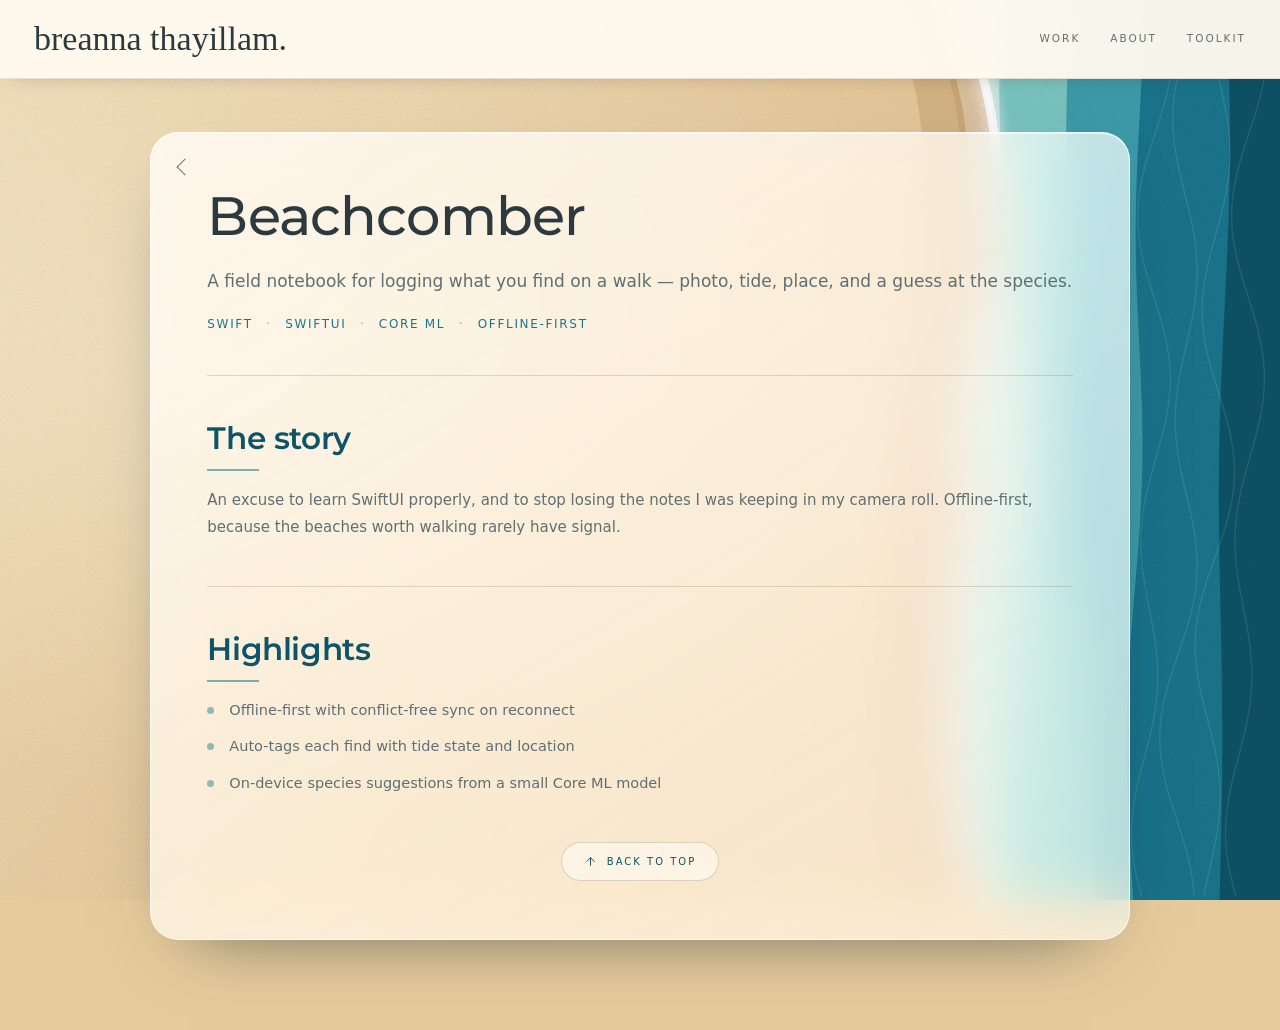
<file: beachcomber.html>
<!doctype html>
<html lang="en">
<head>
<meta charset="utf-8">
<meta name="viewport" content="width=device-width, initial-scale=1">
<title>Beachcomber — Breanna Thayillam</title>
<meta name="description" content="Beachcomber — a UI/UX case study by Breanna Thayillam.">

<meta property="og:type" content="article">
<meta property="og:site_name" content="Breanna Thayillam">
<meta property="og:url" content="https://breannat12.github.io/github.io/beachcomber.html">
<meta property="og:title" content="Beachcomber — Breanna Thayillam">
<meta property="og:description" content="Beachcomber — a UI/UX case study by Breanna Thayillam.">
<meta property="og:image" content="https://breannat12.github.io/github.io/pictures/portfolioThumbnail.png">

<link rel="preconnect" href="https://fonts.googleapis.com">
<link rel="preconnect" href="https://fonts.gstatic.com" crossorigin>
<link href="https://fonts.googleapis.com/css2?family=Montserrat:wght@300;400;500;600&display=swap" rel="stylesheet">
<link rel="stylesheet" href="assets/case.css">
</head>
<body>

<canvas id="sea" aria-hidden="true"></canvas>
<div id="grain" aria-hidden="true"></div>
<div id="vign" aria-hidden="true"></div>

<header>
  <a class="logo" href="index.html#home">breanna thayillam.</a>
  <nav class="topnav">
    <a href="index.html#work">Work</a>
    <a href="index.html#home">About</a>
    <a href="index.html#toolkit">Toolkit</a>
  </nav>
</header>

<main>
  <article class="pane">
    <a class="back" href="index.html#work" aria-label="Back to the beachcomb"><span class="arrow"></span></a>

    <h1 class="rev">Beachcomber</h1>
    <p class="lede rev">A field notebook for logging what you find on a walk — photo, tide, place, and a guess at the species.</p>

    <p class="tools rev">Swift <i>·</i> SwiftUI <i>·</i> Core ML <i>·</i> Offline-first</p>

    <div class="rule"></div>

    <section class="rev">
      <h2>The story</h2>
      <p class="body">An excuse to learn SwiftUI properly, and to stop losing the notes I was keeping in my camera roll. Offline-first, because the beaches worth walking rarely have signal.</p>
    </section>

    <div class="rule"></div>

    <section class="rev">
      <h2>Highlights</h2>
      <ul class="points">
        <li>Offline-first with conflict-free sync on reconnect</li>
        <li>Auto-tags each find with tide state and location</li>
        <li>On-device species suggestions from a small Core ML model</li>
      </ul>
    </section>

    <!-- SCREENS — drop image paths in here and the carousel mounts itself.
         Copy one .slide per screen and one .dot per screen, keeping the
         counts equal; the first dot carries class="on".
    <div class="rule"></div>
    <section class="rev">
      <h2>Screens</h2>
      <div class="gal">
        <div class="stage">
          <div class="track">
            <div class="slide"><img src="pictures/beachcomber/beachcomber1.png" alt="Beachcomber — screen 1" loading="lazy"></div>
          </div>
          <button class="gnav prev" type="button" aria-label="Previous screen"><svg viewBox="0 0 24 24" aria-hidden="true"><path d="M15 5l-7 7 7 7"/></svg></button>
          <button class="gnav next" type="button" aria-label="Next screen"><svg viewBox="0 0 24 24" aria-hidden="true"><path d="M9 5l7 7-7 7"/></svg></button>
        </div>
        <div class="dots"><button class="dot on" type="button" aria-label="Screen 1"></button></div>
        <p class="galcap"></p>
      </div>
    </section>
    -->

    <button class="totop" type="button" aria-label="Back to top">
      <svg viewBox="0 0 24 24" aria-hidden="true"><path d="M12 19V5M5 12l7-7 7 7"/></svg>
      Back to top
    </button>
  </article>
</main>

<script src="assets/case.js"></script>
</body>
</html>
</file>
<file: assets/case.css>
/* ============================================================
   CASE STUDY PAGE — the same shoreline as the home page, with
   every word of the write-up floating on one pane of glass.
   Shared by voltify.html, beachcomber.html, and any case page
   added later: markup in the page, everything visual in here.
   ============================================================ */

:root{
  --ink:        #2c3a40;
  --ink-soft:   #5f6f74;
  --ink-faint:  #8b9a9d;

  /* the two accents the page is titled in, both lifted off the beach itself:
     the deep water for a category, the wet sand for a subcategory */
  --sea:        #0e5468;
  --sea-mid:    #19758d;
  --sand-deep:  #8a4a20;

  --script: 'Montserrat',var(--sans);
  --logo: 'Snell Roundhand','Brush Script MT','Segoe Script','Bradley Hand',cursive;
  --sans: 'Avenir Next','Avenir','Helvetica Neue',system-ui,-apple-system,sans-serif;

  --ease: cubic-bezier(.22,.8,.28,1);
}

*{box-sizing:border-box;margin:0;padding:0}
html{scroll-behavior:smooth}
body{
  font-family:var(--sans);
  color:var(--ink);
  background:#e8cb9c;
  overflow-x:hidden;
  -webkit-font-smoothing:antialiased;
}

/* ---------- the beach, exactly as on the home page ---------- */
#sea{position:fixed;inset:0;width:100%;height:100%;z-index:0;display:block}
#grain{
  position:fixed;inset:0;z-index:1;pointer-events:none;
  opacity:.5;mix-blend-mode:multiply;
  background-image:url("data:image/svg+xml,%3Csvg xmlns='http://www.w3.org/2000/svg' width='220' height='220'%3E%3Cfilter id='n'%3E%3CfeTurbulence type='fractalNoise' baseFrequency='0.85' numOctaves='4' stitchTiles='stitch'/%3E%3CfeColorMatrix type='saturate' values='0'/%3E%3C/filter%3E%3Crect width='220' height='220' filter='url(%23n)' opacity='.42'/%3E%3C/svg%3E");
}
#vign{
  position:fixed;inset:0;z-index:1;pointer-events:none;
  background:radial-gradient(120% 80% at 18% 40%, rgba(255,246,228,.34), rgba(255,246,228,0) 62%);
}

/* ---------- header ---------- */
header{
  position:fixed;top:0;left:0;right:0;z-index:22;
  display:flex;align-items:center;justify-content:space-between;
  padding:22px 34px;
  background:rgba(255,250,240,.96);
  backdrop-filter:blur(10px);-webkit-backdrop-filter:blur(10px);
  border-bottom:1px solid rgba(120,95,60,.16);
  box-shadow:0 6px 20px -14px rgba(60,45,25,.5);
}
.logo{font-family:var(--logo);font-size:34px;line-height:1;color:var(--ink);text-decoration:none}
.topnav{display:flex;gap:30px}
.topnav a{
  font-size:10.5px;letter-spacing:.19em;text-transform:uppercase;
  color:var(--ink);text-decoration:none;opacity:.72;position:relative;padding-bottom:3px;
}
.topnav a::after{content:"";position:absolute;left:0;right:100%;bottom:0;height:1px;background:currentColor;transition:right .4s var(--ease)}
.topnav a:hover{opacity:1}
.topnav a:hover::after{right:0}

/* ---------- the glass slab everything sits on ---------- */
main{position:relative;z-index:10;padding:132px 34px 90px}

/* ---- PANE WIDTH — the one number that sets how wide the write-up runs ---- */
.pane{
  --pad-x:clamp(26px,4.4vw,64px);   /* the pane's own side padding, so a wide
                                       element can reach back out through it */
  position:relative;                /* the back arrow is pinned to this corner */
  width:min(980px,100%);margin:0 auto;
  border-radius:28px;padding:54px var(--pad-x) 58px;
  /* white enough to read a page of body copy on, even over deep water */
  background:linear-gradient(150deg, rgba(255,255,255,.76), rgba(255,250,242,.65));
  backdrop-filter:blur(26px) saturate(150%);
  -webkit-backdrop-filter:blur(26px) saturate(150%);
  border:1px solid rgba(255,255,255,.7);
  box-shadow:0 30px 70px -40px rgba(24,48,54,.7), inset 0 1px 0 rgba(255,255,255,.6);
}

/* back to the beachcomb — the arrow alone, tucked into the pane's top left
   corner so it costs the write-up no vertical room at all */
.back{
  position:absolute;top:20px;left:20px;
  display:inline-flex;align-items:center;padding:8px;   /* padding is the tap target */
  color:var(--ink);text-decoration:none;opacity:.7;
  transition:opacity .35s var(--ease),transform .35s var(--ease);
}
/* just a chevron: two borders on a square, turned a quarter over */
.back .arrow{
  display:block;width:12px;height:12px;
  border-left:1.7px solid currentColor;border-top:1.7px solid currentColor;
  transform:rotate(-45deg);
}
.back:hover{opacity:1;transform:translateX(-3px)}
.back:focus-visible{outline:2px solid var(--sea);outline-offset:4px;border-radius:4px}

/* ---------- type ---------- */
.eyebrow{
  font-size:10px;letter-spacing:.24em;text-transform:uppercase;color:var(--ink-faint);
  display:flex;align-items:center;gap:10px;margin-bottom:16px;
}
.eyebrow::before{content:"";width:26px;height:1px;background:currentColor;opacity:.6}
h1{font-family:var(--script);font-weight:500;font-size:clamp(34px,4.4vw,54px);line-height:1.08;letter-spacing:-.015em}

/* ---- the two title ranks ----
   h2 is a category — Research, Design process, Outcomes — in deep water blue,
   with a short rule under it. h3 is a subcategory inside one, in wet sand. */
h2{
  font-family:var(--script);font-weight:600;
  font-size:clamp(23px,2.7vw,31px);line-height:1.18;letter-spacing:-.012em;
  color:var(--sea);margin-bottom:16px;
}
h2::after{content:"";display:block;width:52px;height:2px;margin-top:12px;background:var(--sea-mid);opacity:.55}
h3{
  font-family:var(--script);font-weight:600;
  font-size:clamp(16px,1.7vw,19px);line-height:1.25;letter-spacing:.005em;
  color:var(--sand-deep);margin-bottom:12px;
}
/* a subcategory sits under its category, not beside it */
.sub{margin-top:34px}

.lede{margin-top:22px;font-size:17px;line-height:1.75;color:var(--ink-soft)}
p.body{margin-top:16px;font-size:15px;line-height:1.85;color:var(--ink-soft)}

/* a hairline between the chapters of the page */
.rule{height:1px;background:rgba(120,95,60,.22);margin:44px 0}

/* the hackathon the project was built for, directly under the title */
.award{
  margin-top:14px;font-size:11px;letter-spacing:.16em;text-transform:uppercase;
  color:var(--sand-deep);
}

/* the run of tools under the title — a line of text, not a row of pills */
.tools{
  margin-top:20px;font-size:12px;letter-spacing:.14em;text-transform:uppercase;
  color:var(--sea-mid);
}
.tools i{font-style:normal;opacity:.5;margin:0 8px}

/* the hero shot, if the project ships one */
.cover{
  margin-top:34px;border-radius:16px;overflow:hidden;
  border:1px solid rgba(255,255,255,.6);
  box-shadow:0 20px 44px -26px rgba(24,48,54,.75);
  background:rgba(255,255,255,.35);
}
.cover img{width:100%;height:auto;display:block}

/* ---------- highlights ---------- */
.points{list-style:none;margin-top:6px}
.points li{position:relative;padding-left:22px;font-size:14.5px;line-height:1.7;color:var(--ink-soft);margin-bottom:12px}
.points li::before{content:"";position:absolute;left:0;top:9px;width:7px;height:7px;border-radius:50%;background:rgba(60,140,150,.55)}
.points li strong{color:var(--ink);font-weight:600}

/* a pulled-out question or claim — the design challenge, the one-line insight */
.callout{
  margin-top:26px;padding:24px 28px;border-radius:16px;
  background:rgba(255, 255, 255, 0.50);
  border:1px solid rgba(255,255,255,.55);
  border-left:3px solid rgba(60,140,150,.55);
}
.callout .label{font-size:9.5px;letter-spacing:.2em;text-transform:uppercase;color:var(--sand-deep);opacity:.95;margin-bottom:8px}
.callout p{font-family:var(--script);font-weight:500;font-size:clamp(17px,1.9vw,21px);line-height:1.4;color:var(--ink)}

/* observation → opportunity, and any other two-column reading */
.grid2{display:grid;grid-template-columns:1fr 1fr;gap:0 28px;margin-top:10px}
.grid2 .head{
  font-size:9.5px;letter-spacing:.18em;text-transform:uppercase;color:var(--sea-mid);
  padding-bottom:10px;padding-top:20px;border-bottom:1px solid rgba(120,95,60,.22);
}
.grid2 .cell{
  font-size:14px;line-height:1.6;color:var(--ink-soft);
  padding:14px 0;border-bottom:1px solid rgba(120,95,60,.13);
}
.grid2 .cell.b{color:var(--ink)}

/* the journey, as one line of steps — each a shade deeper than the last, so
   the walk from shallow water to deep reads as progress through the product */
.journey{
  display:flex;flex-wrap:wrap;align-items:center;gap:6px 10px;margin-top:14px;
  font-size:15px;font-weight:600;letter-spacing:.005em;line-height:1.5;
}
.journey i{font-style:normal;font-weight:400;color:var(--ink-faint);opacity:.8}
.journey span:nth-of-type(1){color:#5cb7b2}
.journey span:nth-of-type(2){color:#3d9dab}
.journey span:nth-of-type(3){color:#2a8698}
.journey span:nth-of-type(4){color:#1b6f87}
.journey span:nth-of-type(5){color:#125c74}
.journey span:nth-of-type(6){color:#0b4658}

/* ---------- personas, three across ---------- */
/* The sheets carry their own names, so no captions — three across the full
   measure of the pane, lining up with the text above and below them. */
.personas{
  display:grid;grid-template-columns:repeat(3,1fr);gap:14px;margin-top:14px;
}
.personas figure{
  border-radius:12px;overflow:hidden;
  border:1px solid rgba(255,255,255,.6);
  box-shadow:0 16px 34px -24px rgba(24,48,54,.7);
}
.personas img{width:100%;height:auto;display:block;cursor:zoom-in}

/* ---------- screens carousel ---------- */
/* Every slide is the same window — --frame tall — so switching screens never
   resizes the page. Each screenshot sits at its own natural size (scaled down
   only if it's wider than the frame) and is centred in the window; one that
   runs longer than the window scrolls inside its slide rather than shrinking. */
.gal{
  --frame:min(72vh,700px);      /* the window every screen is shown in */
  --pad:18px;
  margin-top:8px;
}
.gal .stage{
  position:relative;overflow:hidden;border-radius:14px;height:var(--frame);
  background:linear-gradient(180deg,rgba(255,255,255,.5),rgba(247,236,216,.34));
  border:1px solid rgba(255,255,255,.55);
}
.gal .track{display:flex;align-items:stretch;height:100%;transition:transform .55s var(--ease)}
.gal .slide{
  flex:0 0 100%;height:100%;padding:var(--pad);display:flex;
  overflow-y:auto;overflow-x:hidden;overscroll-behavior:contain;
  scrollbar-width:thin;scrollbar-color:rgba(60,140,150,.45) transparent;
}
.gal .slide::-webkit-scrollbar{width:8px}
.gal .slide::-webkit-scrollbar-thumb{background:rgba(60,140,150,.4);border-radius:100px}
/* margin:auto rather than justify/align-items:center — auto margins centre a
   short screen without clipping the top of one that overflows.
   The width is set per image in case.js, from its own proportions: a screen
   that can fill the window's height does, so nothing sits in a field of
   padding, and only the long pages are left over to scroll. */
.gal .slide img{
  margin:auto;width:auto;height:auto;display:block;max-width:100%;
  border-radius:6px;box-shadow:0 12px 30px -18px rgba(30,50,55,.7);
  cursor:zoom-in;
}
/* a screen that runs past the bottom of its window says so */
.gal .stage::after{
  content:"";position:absolute;left:0;right:0;bottom:0;height:64px;pointer-events:none;
  background:linear-gradient(180deg,rgba(252,246,236,0),rgba(252,246,236,.85));
  opacity:0;transition:opacity .35s var(--ease);
}
.gal .stage.tall::after{opacity:1}
.gal .stage .scrollhint{
  position:absolute;left:50%;bottom:12px;transform:translateX(-50%);
  font-size:9px;letter-spacing:.18em;text-transform:uppercase;color:var(--ink-soft);
  padding:5px 12px;border-radius:100px;background:rgba(255,252,246,.9);
  border:1px solid rgba(120,95,60,.22);
  opacity:0;pointer-events:none;transition:opacity .35s var(--ease);
}
.gal .stage.tall .scrollhint{opacity:1}
.gal .gnav{
  position:absolute;top:50%;transform:translateY(-50%);
  width:36px;height:36px;border-radius:50%;display:grid;place-items:center;
  border:1px solid rgba(120,95,60,.28);background:rgba(255,252,246,.92);
  color:var(--ink);cursor:pointer;transition:background .3s var(--ease),transform .3s var(--ease);
}
.gal .gnav:hover{background:#fff;transform:translateY(-50%) scale(1.08)}
.gal .prev{left:10px}
.gal .next{right:10px}
.gal .gnav svg{width:14px;height:14px;stroke:currentColor;stroke-width:1.8;fill:none;stroke-linecap:round;stroke-linejoin:round}
.gal .dots{display:flex;justify-content:center;gap:9px;margin-top:14px}
.gal .dot{
  width:7px;height:7px;padding:0;border-radius:50%;cursor:pointer;
  border:0;background:rgba(60,140,150,.32);transition:background .3s var(--ease),transform .3s var(--ease);
}
.gal .dot.on{background:var(--ink);transform:scale(1.25)}
/* the name of the screen you're looking at and what it's for, swapped by the
   carousel — this is where each screen's purpose is written up */
.gal .galcap{
  margin:14px auto 0;max-width:66ch;text-align:center;
  font-size:14px;line-height:1.6;color:var(--ink-soft);
  min-height:2.6em;      /* held steady so a short caption doesn't jump the page */
}
.gal .galcap strong{color:var(--sea);font-weight:600}

/* ---------- click any screen to see it full size ---------- */
/* full size means full size: a tall screen keeps its width and the overlay
   scrolls, rather than the image being squeezed down to fit the viewport */
#lightbox{
  position:fixed;inset:0;z-index:60;overflow:auto;padding:34px;
  display:grid;place-items:start center;
  background:rgba(18,38,44,.72);backdrop-filter:blur(6px);-webkit-backdrop-filter:blur(6px);
  opacity:0;pointer-events:none;transition:opacity .35s var(--ease);cursor:zoom-out;
}
#lightbox.open{opacity:1;pointer-events:auto}
#lightbox img{
  width:min(1180px,100%);height:auto;
  border-radius:10px;box-shadow:0 40px 90px -40px rgba(0,0,0,.9);
}

/* ---------- back to the top of the write-up ---------- */
.totop{
  display:flex;align-items:center;justify-content:center;gap:10px;
  margin:46px auto 0;padding:12px 22px;border-radius:100px;cursor:pointer;
  font-family:inherit;font-size:10px;letter-spacing:.2em;text-transform:uppercase;
  color:var(--sea);background:rgba(255,252,246,.6);
  border:1px solid rgba(120,95,60,.24);
  transition:transform .4s var(--ease),background .4s var(--ease),box-shadow .4s var(--ease);
}
.totop svg{width:13px;height:13px;stroke:currentColor;stroke-width:1.8;fill:none;stroke-linecap:round;stroke-linejoin:round}
.totop:hover{transform:translateY(-3px);background:#fff;box-shadow:0 14px 28px -18px rgba(24,48,54,.8)}
.totop:focus-visible{outline:2px solid var(--sea);outline-offset:4px}

/* ---------- reveal ---------- */
.rev{opacity:0;transform:translateY(18px);transition:opacity .8s var(--ease),transform .8s var(--ease)}
.rev.in{opacity:1;transform:none}

/* ---------- responsive ---------- */
@media (max-width:900px){
  /* three persona sheets side by side stop being readable well before this */
  .personas{grid-template-columns:1fr;gap:14px}
}
@media (max-width:820px){
  header{padding:20px 22px}
  .topnav{display:none}
  main{padding:112px 16px 70px}
  .pane{border-radius:20px;padding:34px 22px 40px}
  /* one column: each observation is followed by its opportunity, so the
     column headings go and an arrow carries the pairing instead */
  .grid2{grid-template-columns:1fr;gap:0}
  .grid2 .head{display:none}
  .grid2 .cell{padding:12px 0 0;border-bottom:0}
  .grid2 .cell.b{padding:6px 0 14px;border-bottom:1px solid rgba(120,95,60,.13)}
  .grid2 .cell.b::before{content:"→ ";color:var(--ink-faint)}
  #lightbox{padding:16px}
}

@media (prefers-reduced-motion:reduce){
  html{scroll-behavior:auto}
  .rev{opacity:1;transform:none;transition:none}
  .gal .track{transition:none}
}
</file>
